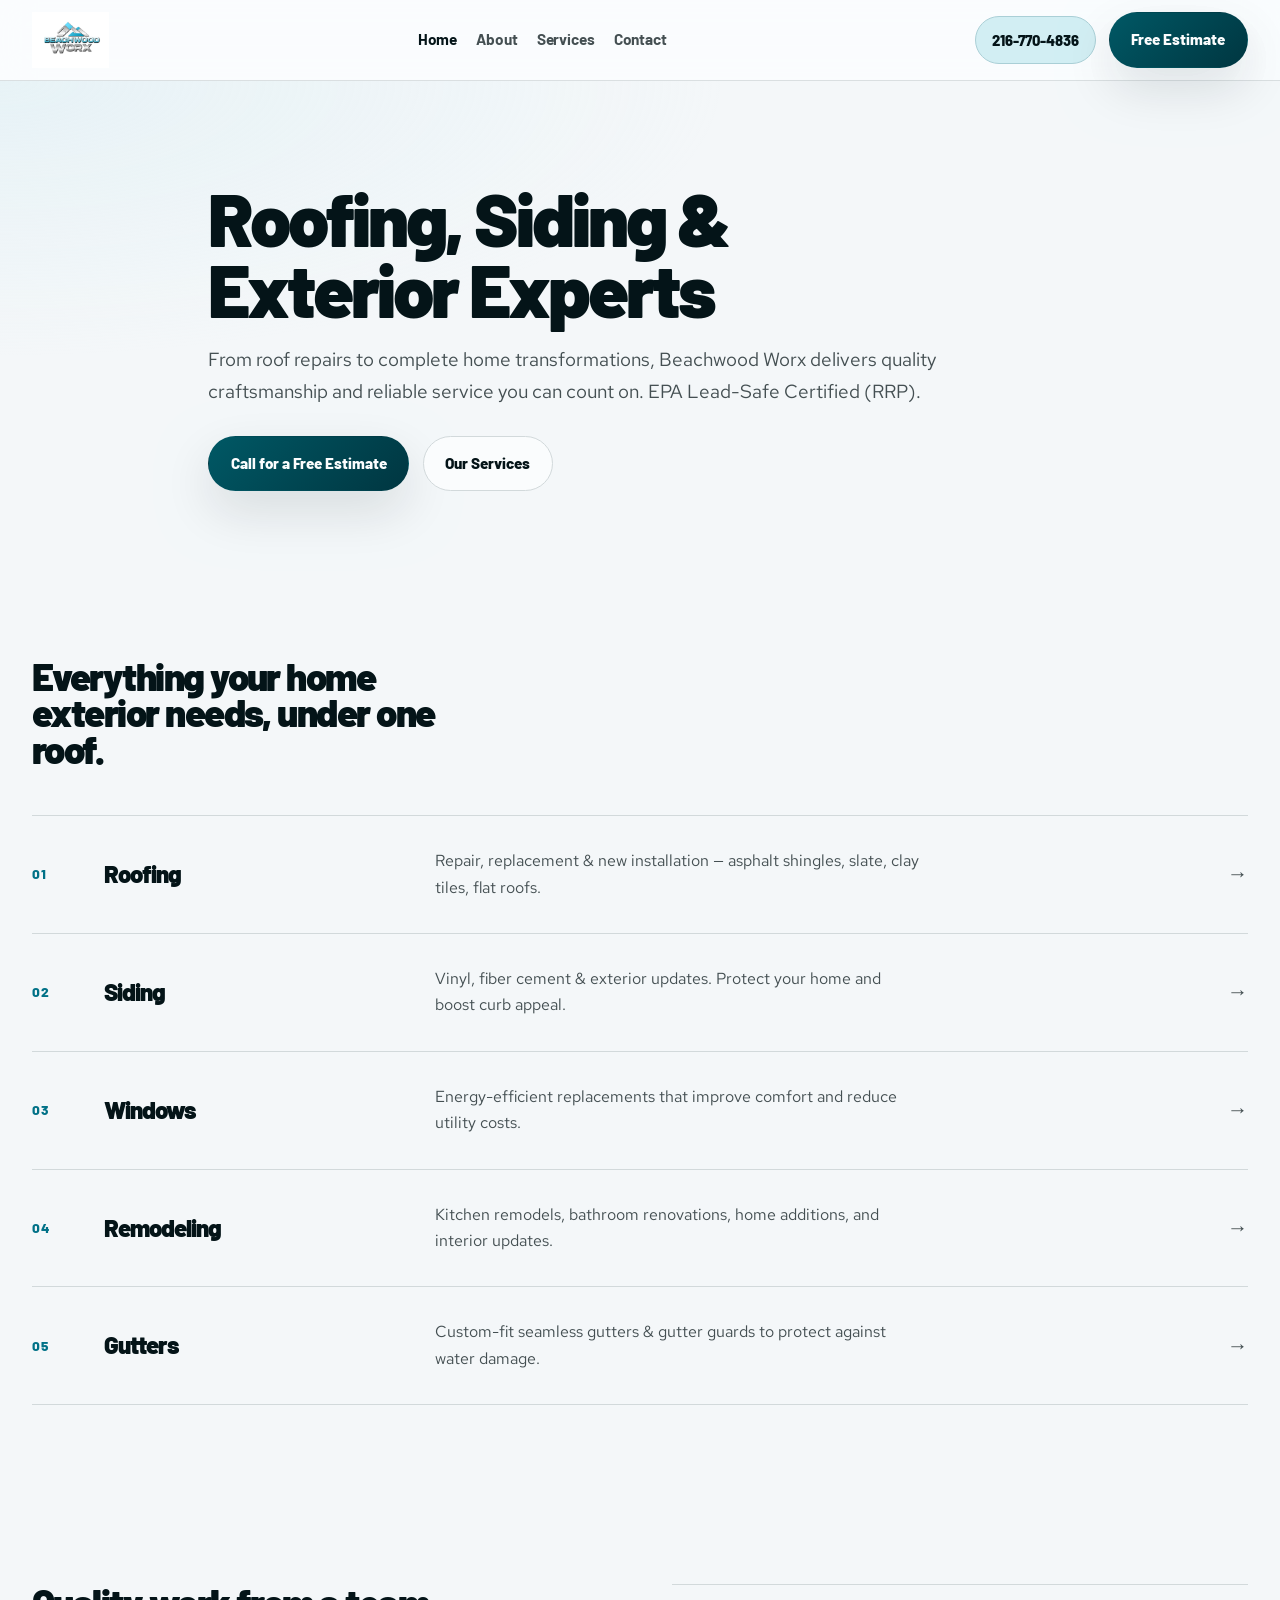
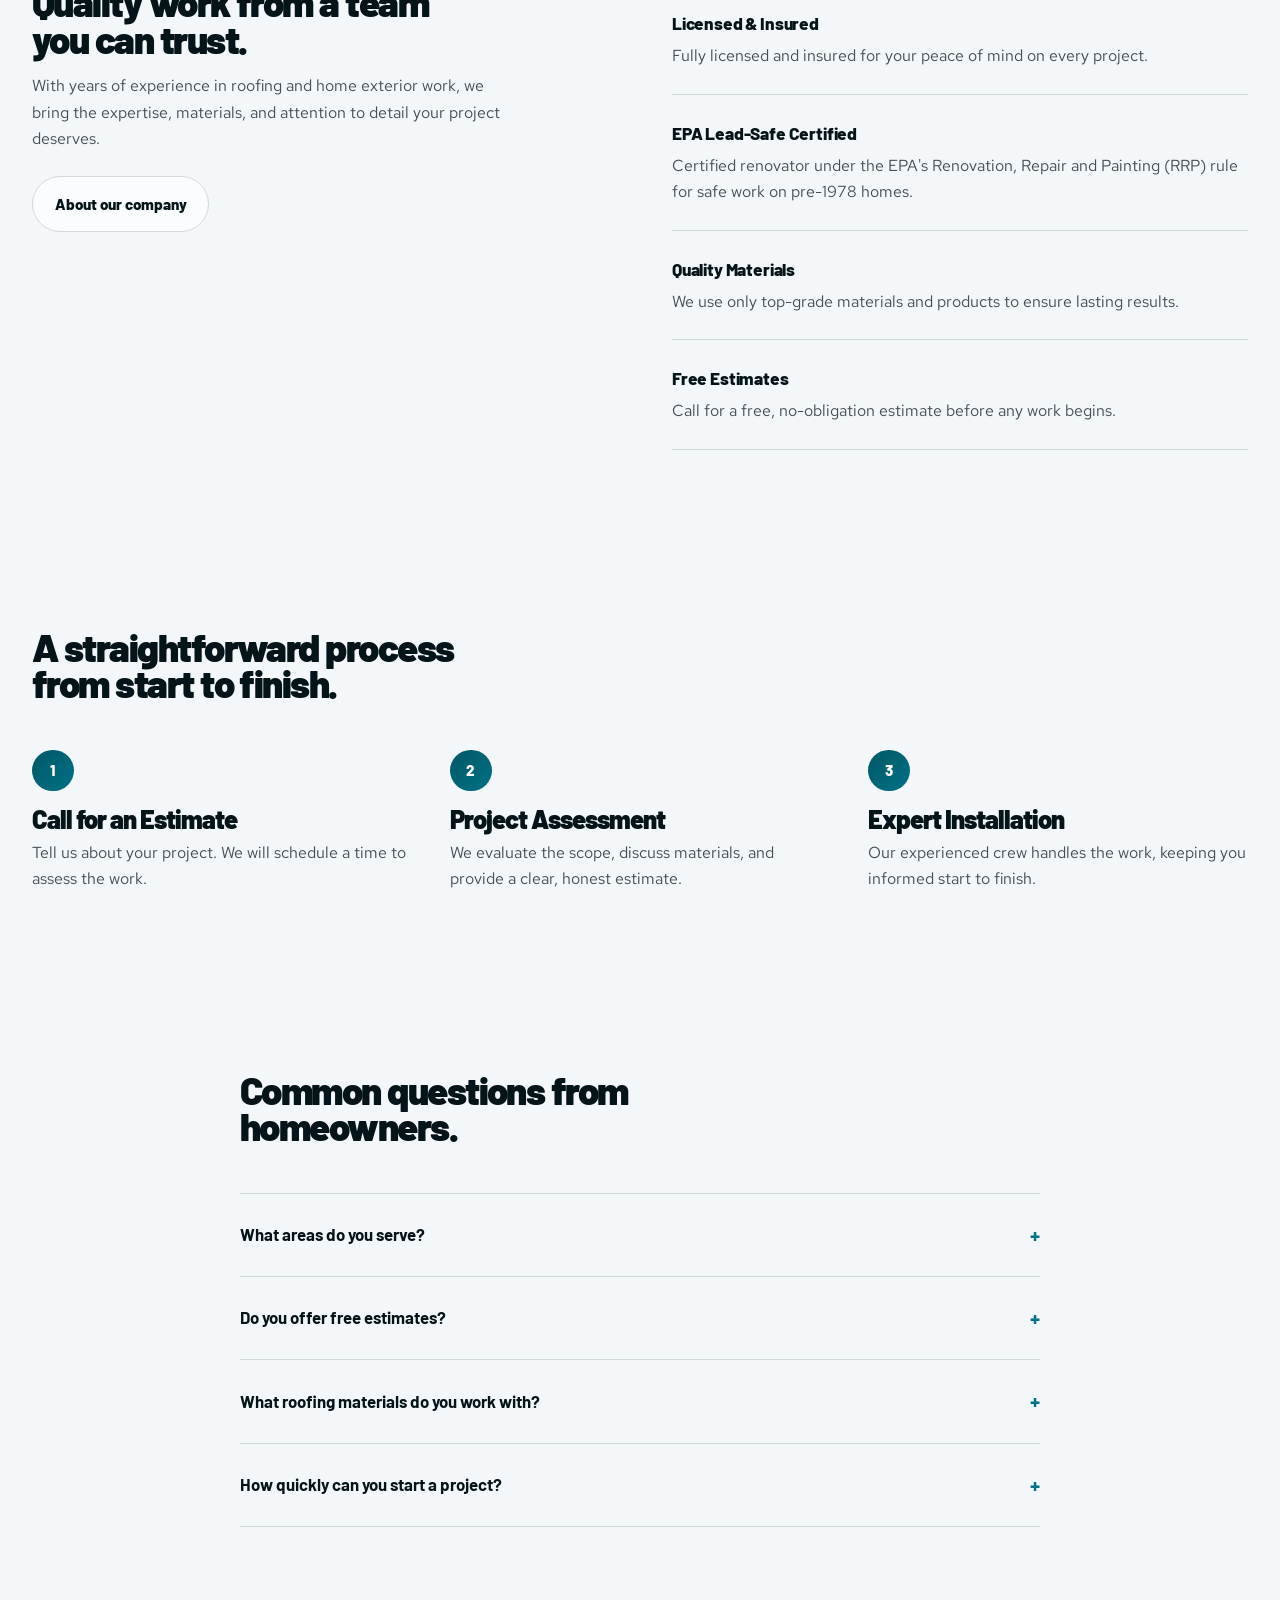
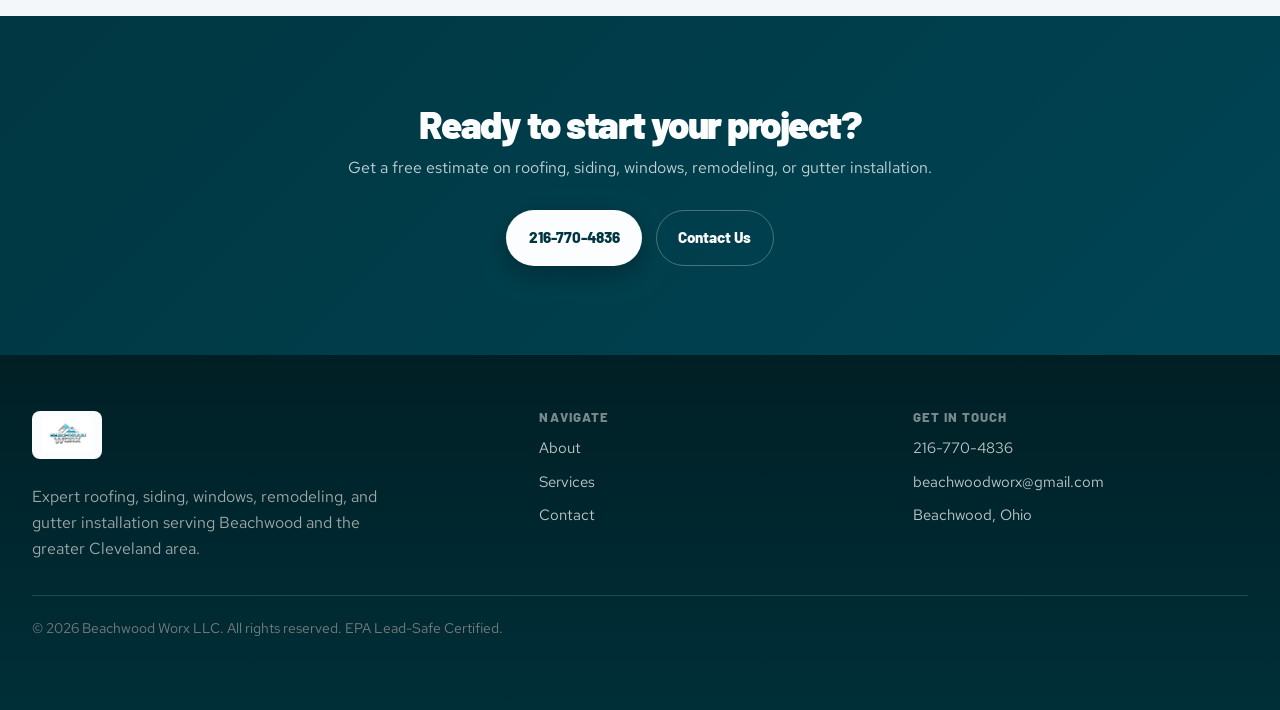
<file: index.html>
<!DOCTYPE html>
<html lang="en">
  <head>
    <meta charset="UTF-8" />
    <meta name="viewport" content="width=device-width, initial-scale=1.0" />
    <title>Beachwood Worx | Roofing, Siding, Windows, Remodeling & Gutters</title>
    <meta
      name="description"
      content="Beachwood Worx provides expert roofing, siding, window replacement, remodeling, and gutter installation for homes in Beachwood and greater Cleveland, Ohio. EPA Lead-Safe Certified."
    />
    <meta property="og:type" content="website" />
    <meta property="og:site_name" content="Beachwood Worx" />
    <meta property="og:title" content="Beachwood Worx | Roofing, Siding, Windows, Remodeling &amp; Gutters" />
    <meta property="og:description" content="Beachwood Worx provides expert roofing, siding, window replacement, remodeling, and gutter installation for homes in Beachwood and greater Cleveland, Ohio. EPA Lead-Safe Certified." />
    <meta property="og:url" content="https://beachwoodroofs.com/" />
    <meta property="og:image" content="https://beachwoodroofs.com/assets/images/logo.jpg" />
    <meta name="twitter:card" content="summary_large_image" />
    <meta name="twitter:title" content="Beachwood Worx | Roofing, Siding, Windows, Remodeling &amp; Gutters" />
    <meta name="twitter:description" content="Beachwood Worx provides expert roofing, siding, window replacement, remodeling, and gutter installation for homes in Beachwood and greater Cleveland, Ohio. EPA Lead-Safe Certified." />
    <meta name="twitter:image" content="https://beachwoodroofs.com/assets/images/logo.jpg" />
    <link rel="icon" href="assets/images/favicon.svg" type="image/svg+xml" />
    <link rel="stylesheet" href="assets/css/site.css" />
    <script src="assets/js/site.js" defer></script>
  </head>
  <body>
    <header class="site-header">
      <div class="site-shell header-bar">
        <a class="brand" href="index.html" aria-label="Beachwood Worx home">
          <img class="brand-logo" src="assets/images/logo.jpg" alt="Beachwood Worx" height="52" />
        </a>
        <button class="menu-toggle" data-menu-toggle aria-expanded="false" aria-controls="site-nav" aria-label="Open menu"><span class="menu-toggle-box" aria-hidden="true"><span></span></span></button>
        <nav class="site-nav" id="site-nav" data-site-nav aria-label="Primary navigation">
          <a href="index.html" aria-current="page">Home</a>
          <a href="about.html">About</a>
          <a href="services.html">Services</a>
          <a href="contact.html">Contact</a>
        </nav>
        <div class="header-actions">
          <a class="call-chip" href="tel:2167704836">216-770-4836</a>
          <a class="button button-primary" href="contact.html">Free Estimate</a>
        </div>
      </div>
    </header>
    <main id="main">

      <!-- Hero -->
      <section class="hero">
        <div class="site-shell hero-layout">
          <h1>Roofing, Siding &amp; Exterior Experts</h1>
          <p class="lead">
            From roof repairs to complete home transformations, Beachwood Worx delivers quality craftsmanship and reliable service you can count on. EPA Lead-Safe Certified (RRP).
          </p>
          <div class="hero-actions">
            <a class="button button-primary" href="tel:2167704836">Call for a Free Estimate</a>
            <a class="button button-secondary" href="services.html">Our Services</a>
          </div>
        </div>
      </section>

      <!-- Services -->
      <section class="section">
        <div class="site-shell">
          <div class="section-intro">
            <h2>Everything your home exterior needs, under one roof.</h2>
          </div>
          <div class="service-list">
            <a href="roofing.html" class="service-row">
              <span class="service-num">01</span>
              <h3>Roofing</h3>
              <p>Repair, replacement &amp; new installation — asphalt shingles, slate, clay tiles, flat roofs.</p>
              <span class="service-arrow" aria-hidden="true">&rarr;</span>
            </a>
            <a href="siding.html" class="service-row">
              <span class="service-num">02</span>
              <h3>Siding</h3>
              <p>Vinyl, fiber cement &amp; exterior updates. Protect your home and boost curb appeal.</p>
              <span class="service-arrow" aria-hidden="true">&rarr;</span>
            </a>
            <a href="windows.html" class="service-row">
              <span class="service-num">03</span>
              <h3>Windows</h3>
              <p>Energy-efficient replacements that improve comfort and reduce utility costs.</p>
              <span class="service-arrow" aria-hidden="true">&rarr;</span>
            </a>
            <a href="remodeling.html" class="service-row">
              <span class="service-num">04</span>
              <h3>Remodeling</h3>
              <p>Kitchen remodels, bathroom renovations, home additions, and interior updates.</p>
              <span class="service-arrow" aria-hidden="true">&rarr;</span>
            </a>
            <a href="gutters.html" class="service-row">
              <span class="service-num">05</span>
              <h3>Gutters</h3>
              <p>Custom-fit seamless gutters &amp; gutter guards to protect against water damage.</p>
              <span class="service-arrow" aria-hidden="true">&rarr;</span>
            </a>
          </div>
        </div>
      </section>

      <!-- Why Us -->
      <section class="section">
        <div class="site-shell split-layout">
          <div class="split-copy">
            <h2>Quality work from a team you can trust.</h2>
            <p>
              With years of experience in roofing and home exterior work, we bring the expertise, materials, and attention to detail your project deserves.
            </p>
            <a class="button button-secondary" href="about.html">About our company</a>
          </div>
          <dl class="value-list">
            <div class="value-item">
              <dt>Licensed &amp; Insured</dt>
              <dd>Fully licensed and insured for your peace of mind on every project.</dd>
            </div>
            <div class="value-item">
              <dt>EPA Lead-Safe Certified</dt>
              <dd>Certified renovator under the EPA's Renovation, Repair and Painting (RRP) rule for safe work on pre-1978 homes.</dd>
            </div>
            <div class="value-item">
              <dt>Quality Materials</dt>
              <dd>We use only top-grade materials and products to ensure lasting results.</dd>
            </div>
            <div class="value-item">
              <dt>Free Estimates</dt>
              <dd>Call for a free, no-obligation estimate before any work begins.</dd>
            </div>
          </dl>
        </div>
      </section>

      <!-- Process -->
      <section class="section">
        <div class="site-shell">
          <div class="section-intro">
            <h2>A straightforward process from start to finish.</h2>
          </div>
          <div class="steps-row">
            <div class="step">
              <span class="step-num">1</span>
              <h3>Call for an Estimate</h3>
              <p>Tell us about your project. We will schedule a time to assess the work.</p>
            </div>
            <div class="step">
              <span class="step-num">2</span>
              <h3>Project Assessment</h3>
              <p>We evaluate the scope, discuss materials, and provide a clear, honest estimate.</p>
            </div>
            <div class="step">
              <span class="step-num">3</span>
              <h3>Expert Installation</h3>
              <p>Our experienced crew handles the work, keeping you informed start to finish.</p>
            </div>
          </div>
        </div>
      </section>

      <!-- FAQ -->
      <section class="section">
        <div class="site-shell faq-layout">
          <div class="section-intro">
            <h2>Common questions from homeowners.</h2>
          </div>
          <div class="faq-list">
            <details class="faq-item">
              <summary>What areas do you serve?</summary>
              <p>We serve Beachwood and the greater Cleveland, Ohio area. Contact us to confirm whether your location is within our service range.</p>
            </details>
            <details class="faq-item">
              <summary>Do you offer free estimates?</summary>
              <p>Yes. Call us at 216-770-4836 for a free, no-obligation estimate on any roofing, siding, window, remodeling, or gutter project.</p>
            </details>
            <details class="faq-item">
              <summary>What roofing materials do you work with?</summary>
              <p>We work with asphalt shingles, clay tiles, slate, and flat roofing systems. We can help you choose the best option for your home and budget.</p>
            </details>
            <details class="faq-item">
              <summary>How quickly can you start a project?</summary>
              <p>Timing depends on the scope and season, but we pride ourselves on prompt service. Call us to discuss your timeline.</p>
            </details>
          </div>
        </div>
      </section>

      <!-- CTA -->
      <section class="section cta-section">
        <div class="site-shell cta-layout">
          <h2>Ready to start your project?</h2>
          <p>Get a free estimate on roofing, siding, windows, remodeling, or gutter installation.</p>
          <div class="hero-actions">
            <a class="button button-primary" href="tel:2167704836">216-770-4836</a>
            <a class="button button-secondary" href="contact.html">Contact Us</a>
          </div>
        </div>
      </section>

    </main>
    <footer class="site-footer">
      <div class="site-shell footer-layout">
        <div class="footer-main">
          <a class="brand" href="index.html">
            <img class="brand-logo" src="assets/images/logo.jpg" alt="Beachwood Worx" height="48" />
          </a>
          <p>Expert roofing, siding, windows, remodeling, and gutter installation serving Beachwood and the greater Cleveland area.</p>
        </div>
        <nav class="footer-nav" aria-label="Footer navigation">
          <h3>Navigate</h3>
          <a href="about.html">About</a>
          <a href="services.html">Services</a>
          <a href="contact.html">Contact</a>
        </nav>
        <div class="footer-contact">
          <h3>Get In Touch</h3>
          <a href="tel:2167704836">216-770-4836</a>
          <a href="mailto:beachwoodworx@gmail.com">beachwoodworx@gmail.com</a>
          <span>Beachwood, Ohio</span>
        </div>
      </div>
      <div class="site-shell">
        <p class="footer-meta">&copy; <span data-year></span> Beachwood Worx LLC. All rights reserved. EPA Lead-Safe Certified.</p>
      </div>
    </footer>
  </body>
</html>
</file>
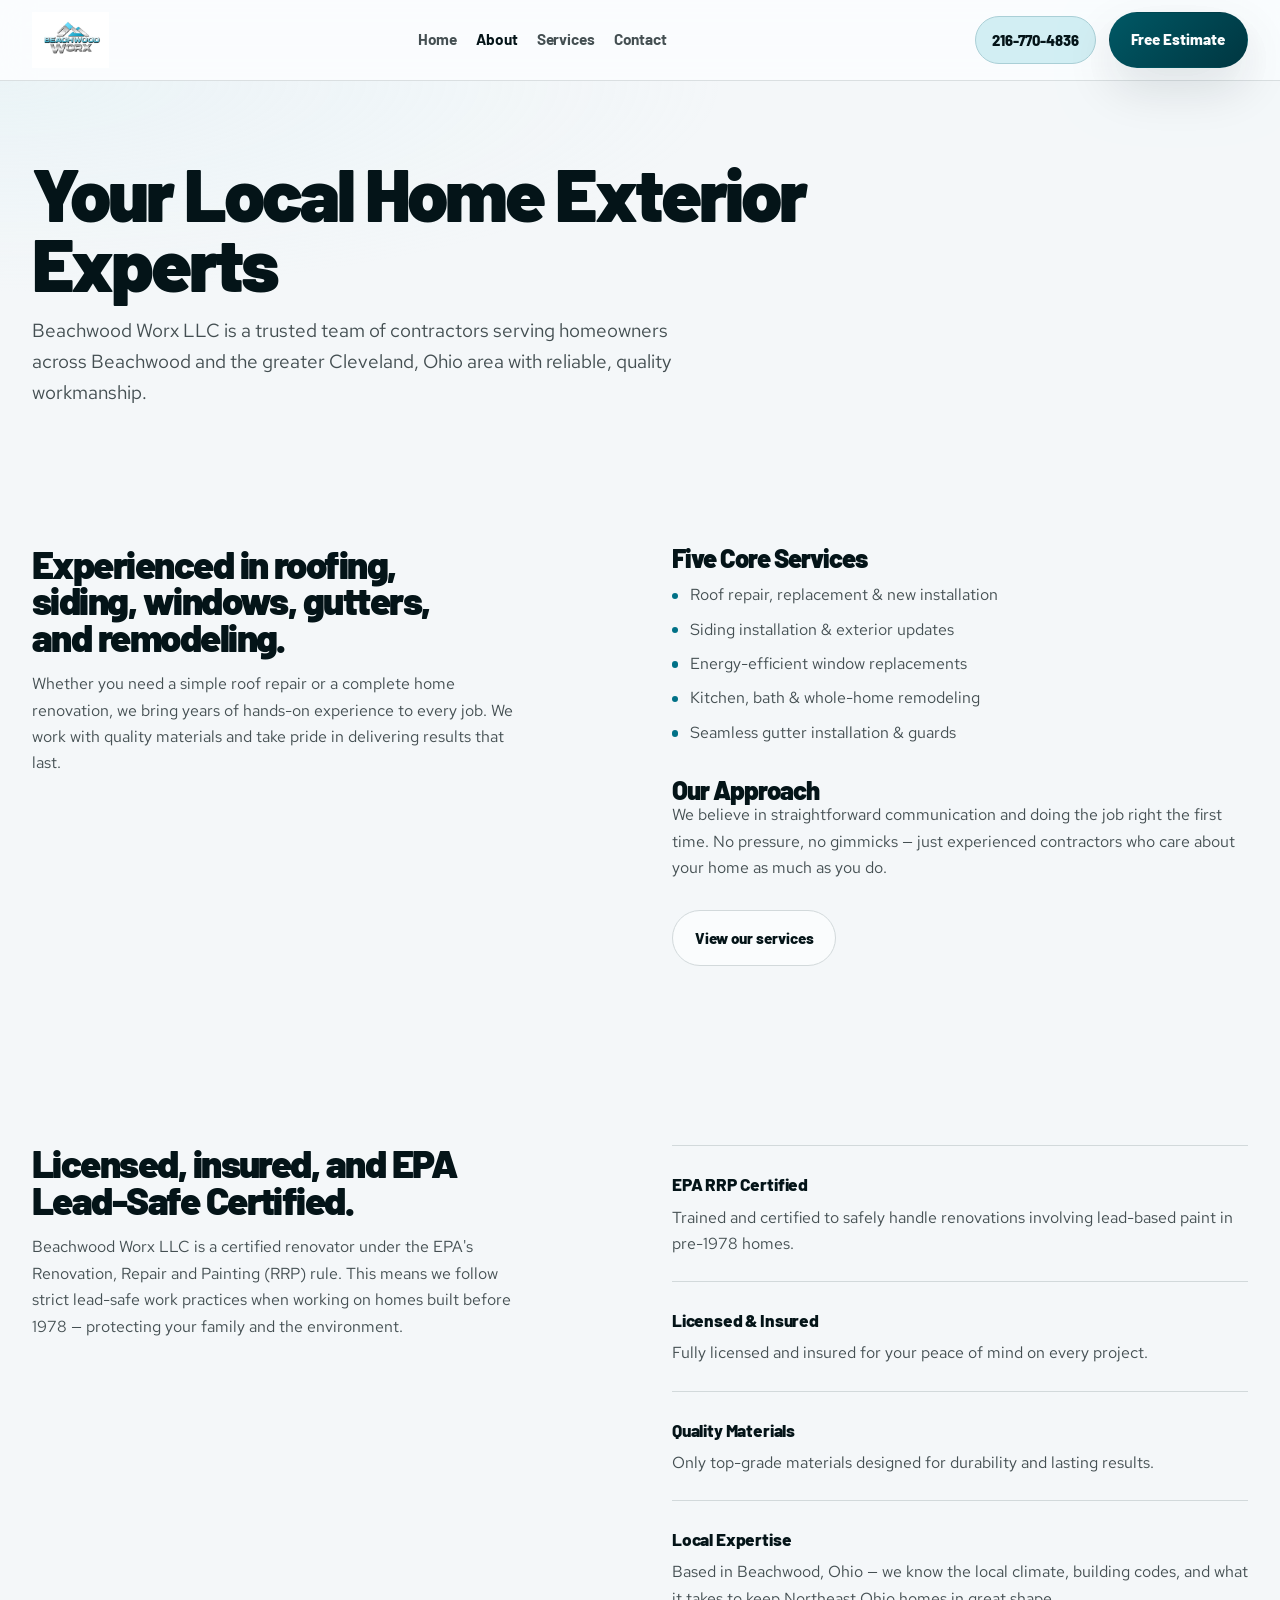
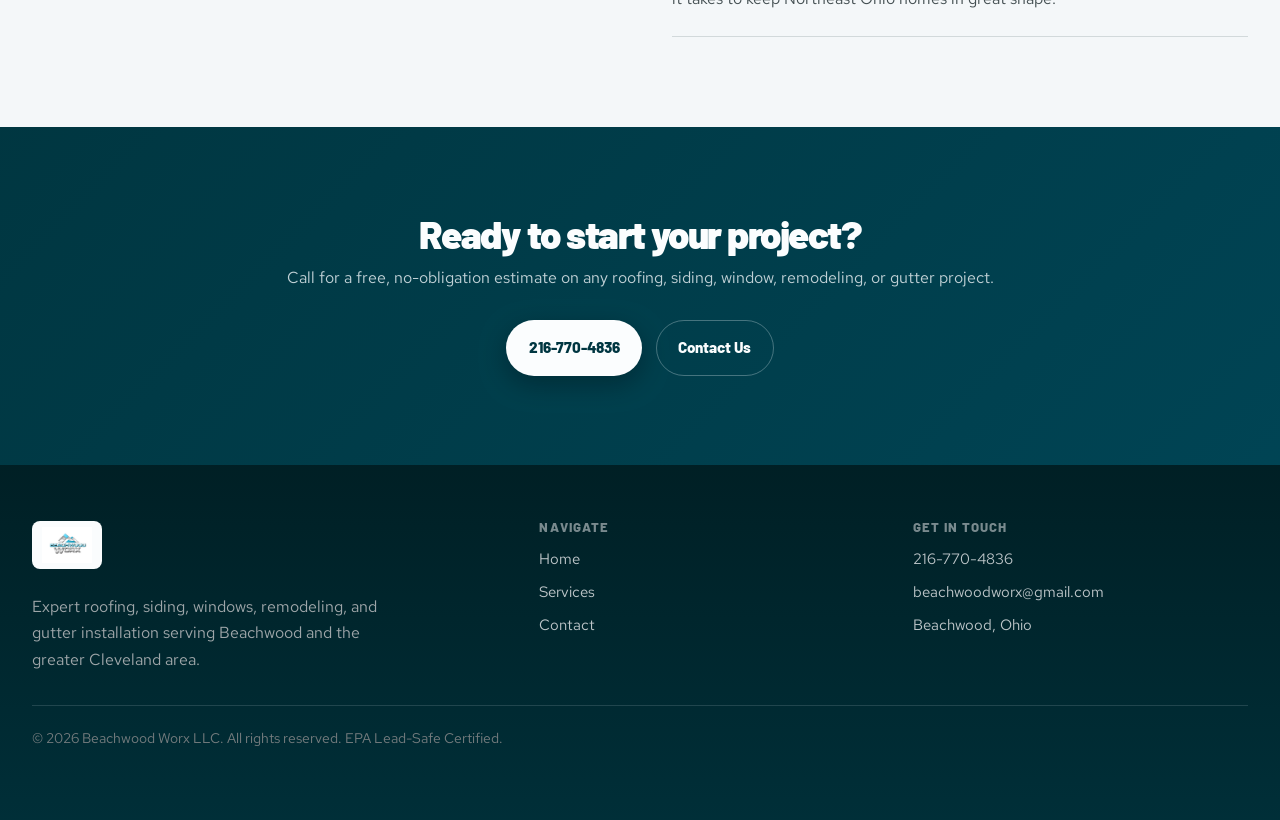
<file: about.html>
<!DOCTYPE html>
<html lang="en">
  <head>
    <meta charset="UTF-8" />
    <meta name="viewport" content="width=device-width, initial-scale=1.0" />
    <title>About | Beachwood Worx</title>
    <meta name="description" content="Learn about Beachwood Worx — an EPA Lead-Safe Certified team providing roofing, siding, windows, remodeling, and gutter installation in the greater Cleveland area." />
    <meta property="og:type" content="website" />
    <meta property="og:site_name" content="Beachwood Worx" />
    <meta property="og:title" content="About | Beachwood Worx" />
    <meta property="og:description" content="Learn about Beachwood Worx — an EPA Lead-Safe Certified team providing roofing, siding, windows, remodeling, and gutter installation in the greater Cleveland area." />
    <meta property="og:url" content="https://beachwoodroofs.com/about.html" />
    <meta property="og:image" content="https://beachwoodroofs.com/assets/images/logo.jpg" />
    <meta name="twitter:card" content="summary_large_image" />
    <meta name="twitter:title" content="About | Beachwood Worx" />
    <meta name="twitter:description" content="Learn about Beachwood Worx — an EPA Lead-Safe Certified team providing roofing, siding, windows, remodeling, and gutter installation in the greater Cleveland area." />
    <meta name="twitter:image" content="https://beachwoodroofs.com/assets/images/logo.jpg" />
    <link rel="icon" href="assets/images/favicon.svg" type="image/svg+xml" />
    <link rel="stylesheet" href="assets/css/site.css" />
    <script src="assets/js/site.js" defer></script>
  </head>
  <body>
    <header class="site-header">
      <div class="site-shell header-bar">
        <a class="brand" href="index.html" aria-label="Beachwood Worx home">
          <img class="brand-logo" src="assets/images/logo.jpg" alt="Beachwood Worx" height="52" />
        </a>
        <button class="menu-toggle" data-menu-toggle aria-expanded="false" aria-controls="site-nav" aria-label="Open menu"><span class="menu-toggle-box" aria-hidden="true"><span></span></span></button>
        <nav class="site-nav" id="site-nav" data-site-nav aria-label="Primary navigation">
          <a href="index.html">Home</a>
          <a href="about.html" aria-current="page">About</a>
          <a href="services.html">Services</a>
          <a href="contact.html">Contact</a>
        </nav>
        <div class="header-actions">
          <a class="call-chip" href="tel:2167704836">216-770-4836</a>
          <a class="button button-primary" href="contact.html">Free Estimate</a>
        </div>
      </div>
    </header>
    <main id="main">
      <section class="page-hero">
        <div class="site-shell">
          <h1>Your Local Home Exterior Experts</h1>
          <p class="lead">
            Beachwood Worx LLC is a trusted team of contractors serving homeowners across Beachwood and the greater Cleveland, Ohio area with reliable, quality workmanship.
          </p>
        </div>
      </section>

      <section class="section">
        <div class="site-shell split-layout">
          <div class="split-copy">
            <h2>Experienced in roofing, siding, windows, gutters, and remodeling.</h2>
            <p>
              Whether you need a simple roof repair or a complete home renovation, we bring years of hands-on experience to every job. We work with quality materials and take pride in delivering results that last.
            </p>
          </div>
          <div class="about-content">
            <div>
              <h3>Five Core Services</h3>
              <ul class="detail-content">
                <li>Roof repair, replacement &amp; new installation</li>
                <li>Siding installation &amp; exterior updates</li>
                <li>Energy-efficient window replacements</li>
                <li>Kitchen, bath &amp; whole-home remodeling</li>
                <li>Seamless gutter installation &amp; guards</li>
              </ul>
            </div>
            <div>
              <h3>Our Approach</h3>
              <p>
                We believe in straightforward communication and doing the job right the first time. No pressure, no gimmicks — just experienced contractors who care about your home as much as you do.
              </p>
              <div class="hero-actions">
                <a class="button button-secondary" href="services.html">View our services</a>
              </div>
            </div>
          </div>
        </div>
      </section>

      <section class="section">
        <div class="site-shell split-layout">
          <div class="split-copy">
            <h2>Licensed, insured, and EPA Lead-Safe Certified.</h2>
            <p>
              Beachwood Worx LLC is a certified renovator under the EPA's Renovation, Repair and Painting (RRP) rule. This means we follow strict lead-safe work practices when working on homes built before 1978 — protecting your family and the environment.
            </p>
          </div>
          <dl class="value-list">
            <div class="value-item">
              <dt>EPA RRP Certified</dt>
              <dd>Trained and certified to safely handle renovations involving lead-based paint in pre-1978 homes.</dd>
            </div>
            <div class="value-item">
              <dt>Licensed &amp; Insured</dt>
              <dd>Fully licensed and insured for your peace of mind on every project.</dd>
            </div>
            <div class="value-item">
              <dt>Quality Materials</dt>
              <dd>Only top-grade materials designed for durability and lasting results.</dd>
            </div>
            <div class="value-item">
              <dt>Local Expertise</dt>
              <dd>Based in Beachwood, Ohio — we know the local climate, building codes, and what it takes to keep Northeast Ohio homes in great shape.</dd>
            </div>
          </dl>
        </div>
      </section>

      <section class="section cta-section">
        <div class="site-shell cta-layout">
          <h2>Ready to start your project?</h2>
          <p>Call for a free, no-obligation estimate on any roofing, siding, window, remodeling, or gutter project.</p>
          <div class="hero-actions">
            <a class="button button-primary" href="tel:2167704836">216-770-4836</a>
            <a class="button button-secondary" href="contact.html">Contact Us</a>
          </div>
        </div>
      </section>
    </main>
    <footer class="site-footer">
      <div class="site-shell footer-layout">
        <div class="footer-main">
          <a class="brand" href="index.html">
            <img class="brand-logo" src="assets/images/logo.jpg" alt="Beachwood Worx" height="48" />
          </a>
          <p>Expert roofing, siding, windows, remodeling, and gutter installation serving Beachwood and the greater Cleveland area.</p>
        </div>
        <nav class="footer-nav" aria-label="Footer navigation">
          <h3>Navigate</h3>
          <a href="index.html">Home</a>
          <a href="services.html">Services</a>
          <a href="contact.html">Contact</a>
        </nav>
        <div class="footer-contact">
          <h3>Get In Touch</h3>
          <a href="tel:2167704836">216-770-4836</a>
          <a href="mailto:beachwoodworx@gmail.com">beachwoodworx@gmail.com</a>
          <span>Beachwood, Ohio</span>
        </div>
      </div>
      <div class="site-shell">
        <p class="footer-meta">&copy; <span data-year></span> Beachwood Worx LLC. All rights reserved. EPA Lead-Safe Certified.</p>
      </div>
    </footer>
  </body>
</html>
</file>
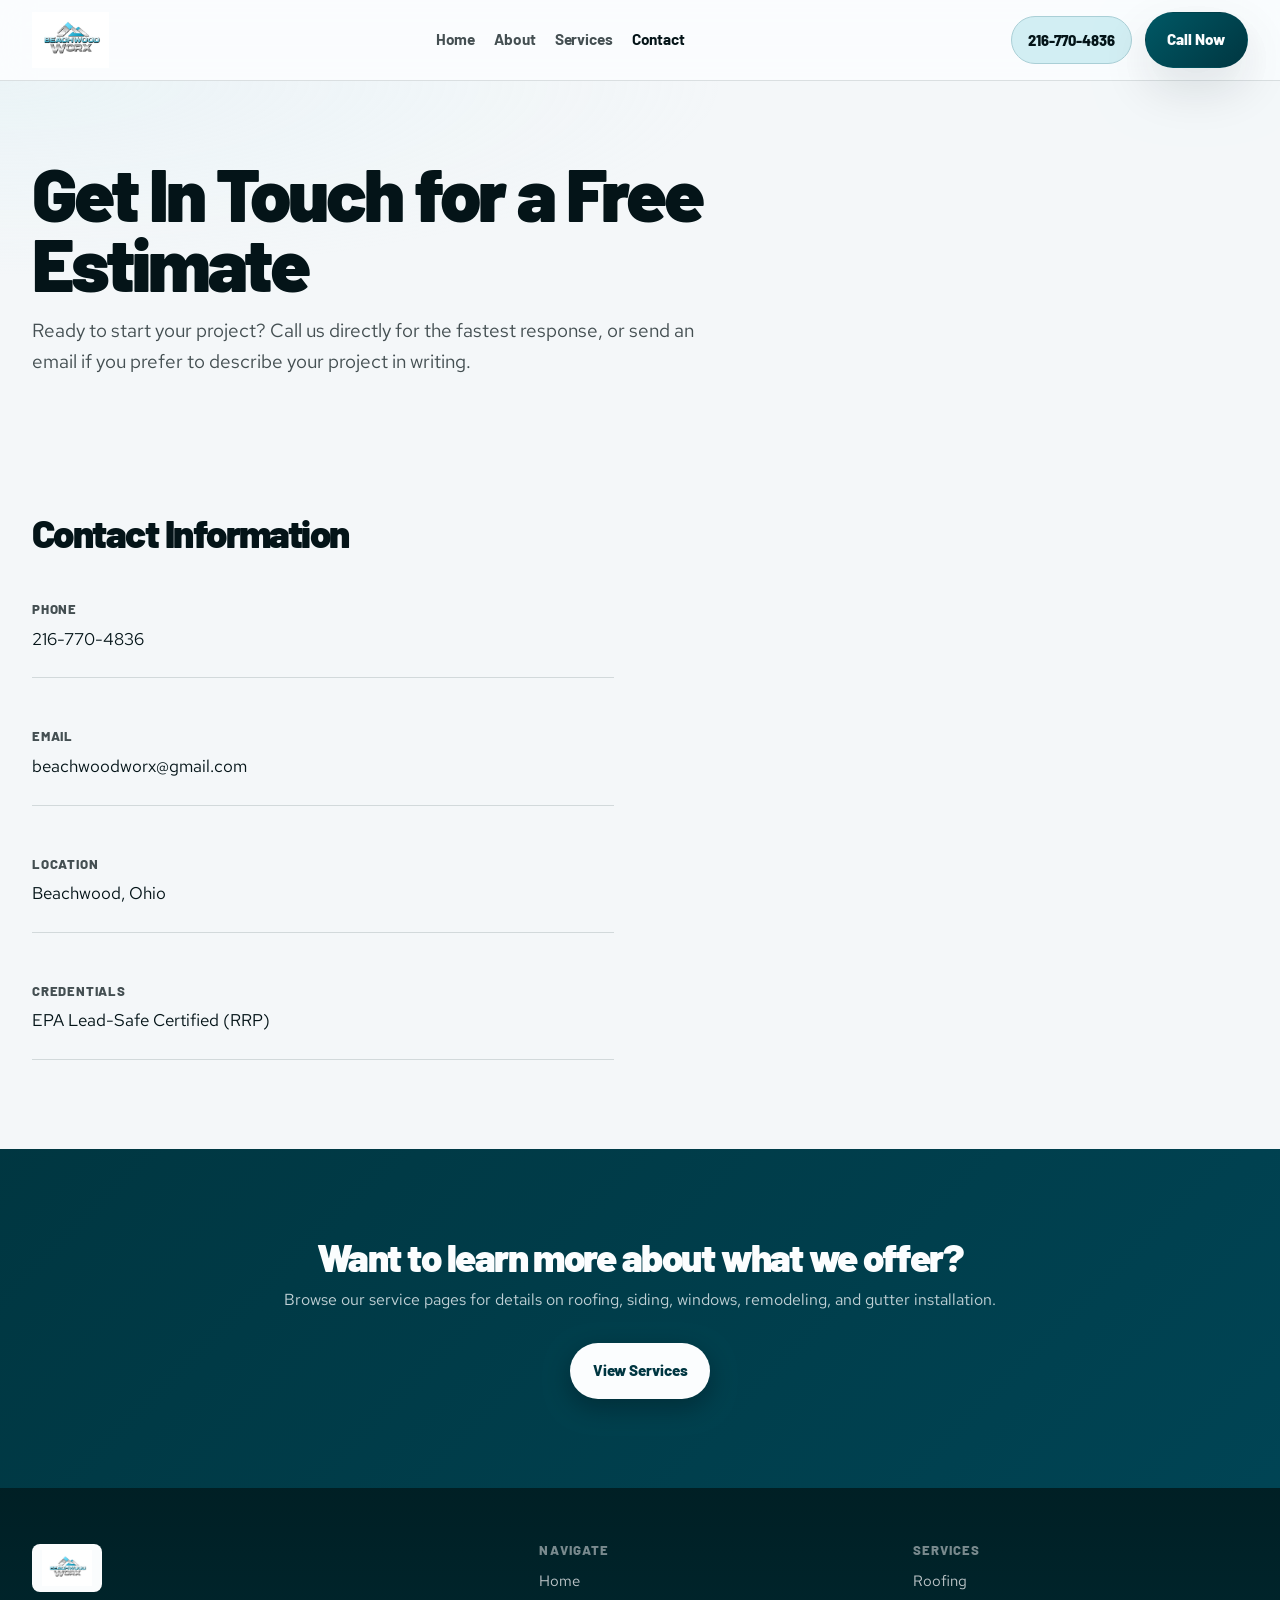
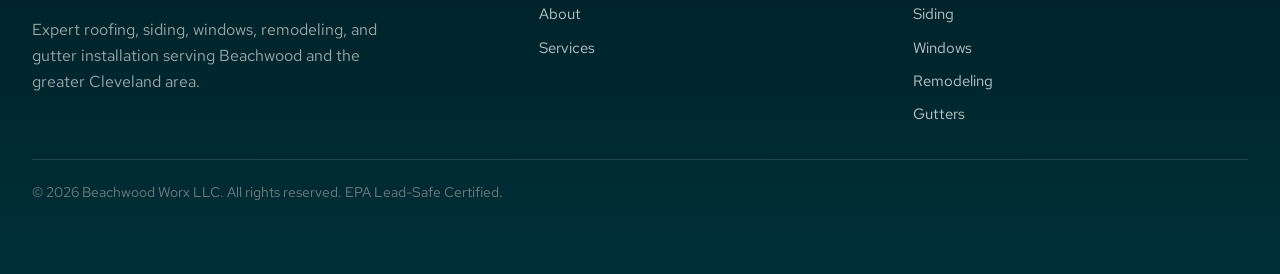
<file: contact.html>
<!DOCTYPE html>
<html lang="en">
  <head>
    <meta charset="UTF-8" />
    <meta name="viewport" content="width=device-width, initial-scale=1.0" />
    <title>Contact | Beachwood Worx</title>
    <meta name="description" content="Contact Beachwood Worx for a free estimate on roofing, siding, windows, remodeling, or gutter installation. Call 216-770-4836." />
    <meta property="og:type" content="website" />
    <meta property="og:site_name" content="Beachwood Worx" />
    <meta property="og:title" content="Contact | Beachwood Worx" />
    <meta property="og:description" content="Contact Beachwood Worx for a free estimate on roofing, siding, windows, remodeling, or gutter installation. Call 216-770-4836." />
    <meta property="og:url" content="https://beachwoodroofs.com/contact.html" />
    <meta property="og:image" content="https://beachwoodroofs.com/assets/images/logo.jpg" />
    <meta name="twitter:card" content="summary_large_image" />
    <meta name="twitter:title" content="Contact | Beachwood Worx" />
    <meta name="twitter:description" content="Contact Beachwood Worx for a free estimate on roofing, siding, windows, remodeling, or gutter installation. Call 216-770-4836." />
    <meta name="twitter:image" content="https://beachwoodroofs.com/assets/images/logo.jpg" />
    <link rel="icon" href="assets/images/favicon.svg" type="image/svg+xml" />
    <link rel="stylesheet" href="assets/css/site.css" />
    <script src="assets/js/site.js" defer></script>
  </head>
  <body>
    <header class="site-header">
      <div class="site-shell header-bar">
        <a class="brand" href="index.html" aria-label="Beachwood Worx home">
          <img class="brand-logo" src="assets/images/logo.jpg" alt="Beachwood Worx" height="52" />
        </a>
        <button class="menu-toggle" data-menu-toggle aria-expanded="false" aria-controls="site-nav" aria-label="Open menu"><span class="menu-toggle-box" aria-hidden="true"><span></span></span></button>
        <nav class="site-nav" id="site-nav" data-site-nav aria-label="Primary navigation">
          <a href="index.html">Home</a>
          <a href="about.html">About</a>
          <a href="services.html">Services</a>
          <a href="contact.html" aria-current="page">Contact</a>
        </nav>
        <div class="header-actions">
          <a class="call-chip" href="tel:2167704836">216-770-4836</a>
          <a class="button button-primary" href="tel:2167704836">Call Now</a>
        </div>
      </div>
    </header>
    <main id="main">
      <section class="page-hero">
        <div class="site-shell">
          <h1>Get In Touch for a Free Estimate</h1>
          <p class="lead">
            Ready to start your project? Call us directly for the fastest response, or send an email if you prefer to describe your project in writing.
          </p>
        </div>
      </section>

      <section class="section">
        <div class="site-shell contact-layout">
          <div class="contact-info">
            <h2>Contact Information</h2>
            <div class="contact-detail">
              <strong>Phone</strong>
              <a href="tel:2167704836">216-770-4836</a>
            </div>
            <div class="contact-detail">
              <strong>Email</strong>
              <a href="mailto:beachwoodworx@gmail.com">beachwoodworx@gmail.com</a>
            </div>
            <div class="contact-detail">
              <strong>Location</strong>
              <span>Beachwood, Ohio</span>
            </div>
            <div class="contact-detail">
              <strong>Credentials</strong>
              <span>EPA Lead-Safe Certified (RRP)</span>
            </div>
          </div>
        </div>
      </section>

      <section class="section cta-section">
        <div class="site-shell cta-layout">
          <h2>Want to learn more about what we offer?</h2>
          <p>Browse our service pages for details on roofing, siding, windows, remodeling, and gutter installation.</p>
          <div class="hero-actions">
            <a class="button button-primary" href="services.html">View Services</a>
          </div>
        </div>
      </section>
    </main>
    <footer class="site-footer">
      <div class="site-shell footer-layout">
        <div class="footer-main">
          <a class="brand" href="index.html">
            <img class="brand-logo" src="assets/images/logo.jpg" alt="Beachwood Worx" height="48" />
          </a>
          <p>Expert roofing, siding, windows, remodeling, and gutter installation serving Beachwood and the greater Cleveland area.</p>
        </div>
        <nav class="footer-nav" aria-label="Footer navigation">
          <h3>Navigate</h3>
          <a href="index.html">Home</a>
          <a href="about.html">About</a>
          <a href="services.html">Services</a>
        </nav>
        <div class="footer-contact">
          <h3>Services</h3>
          <a href="roofing.html">Roofing</a>
          <a href="siding.html">Siding</a>
          <a href="windows.html">Windows</a>
          <a href="remodeling.html">Remodeling</a>
          <a href="gutters.html">Gutters</a>
        </div>
      </div>
      <div class="site-shell">
        <p class="footer-meta">&copy; <span data-year></span> Beachwood Worx LLC. All rights reserved. EPA Lead-Safe Certified.</p>
      </div>
    </footer>
  </body>
</html>
</file>
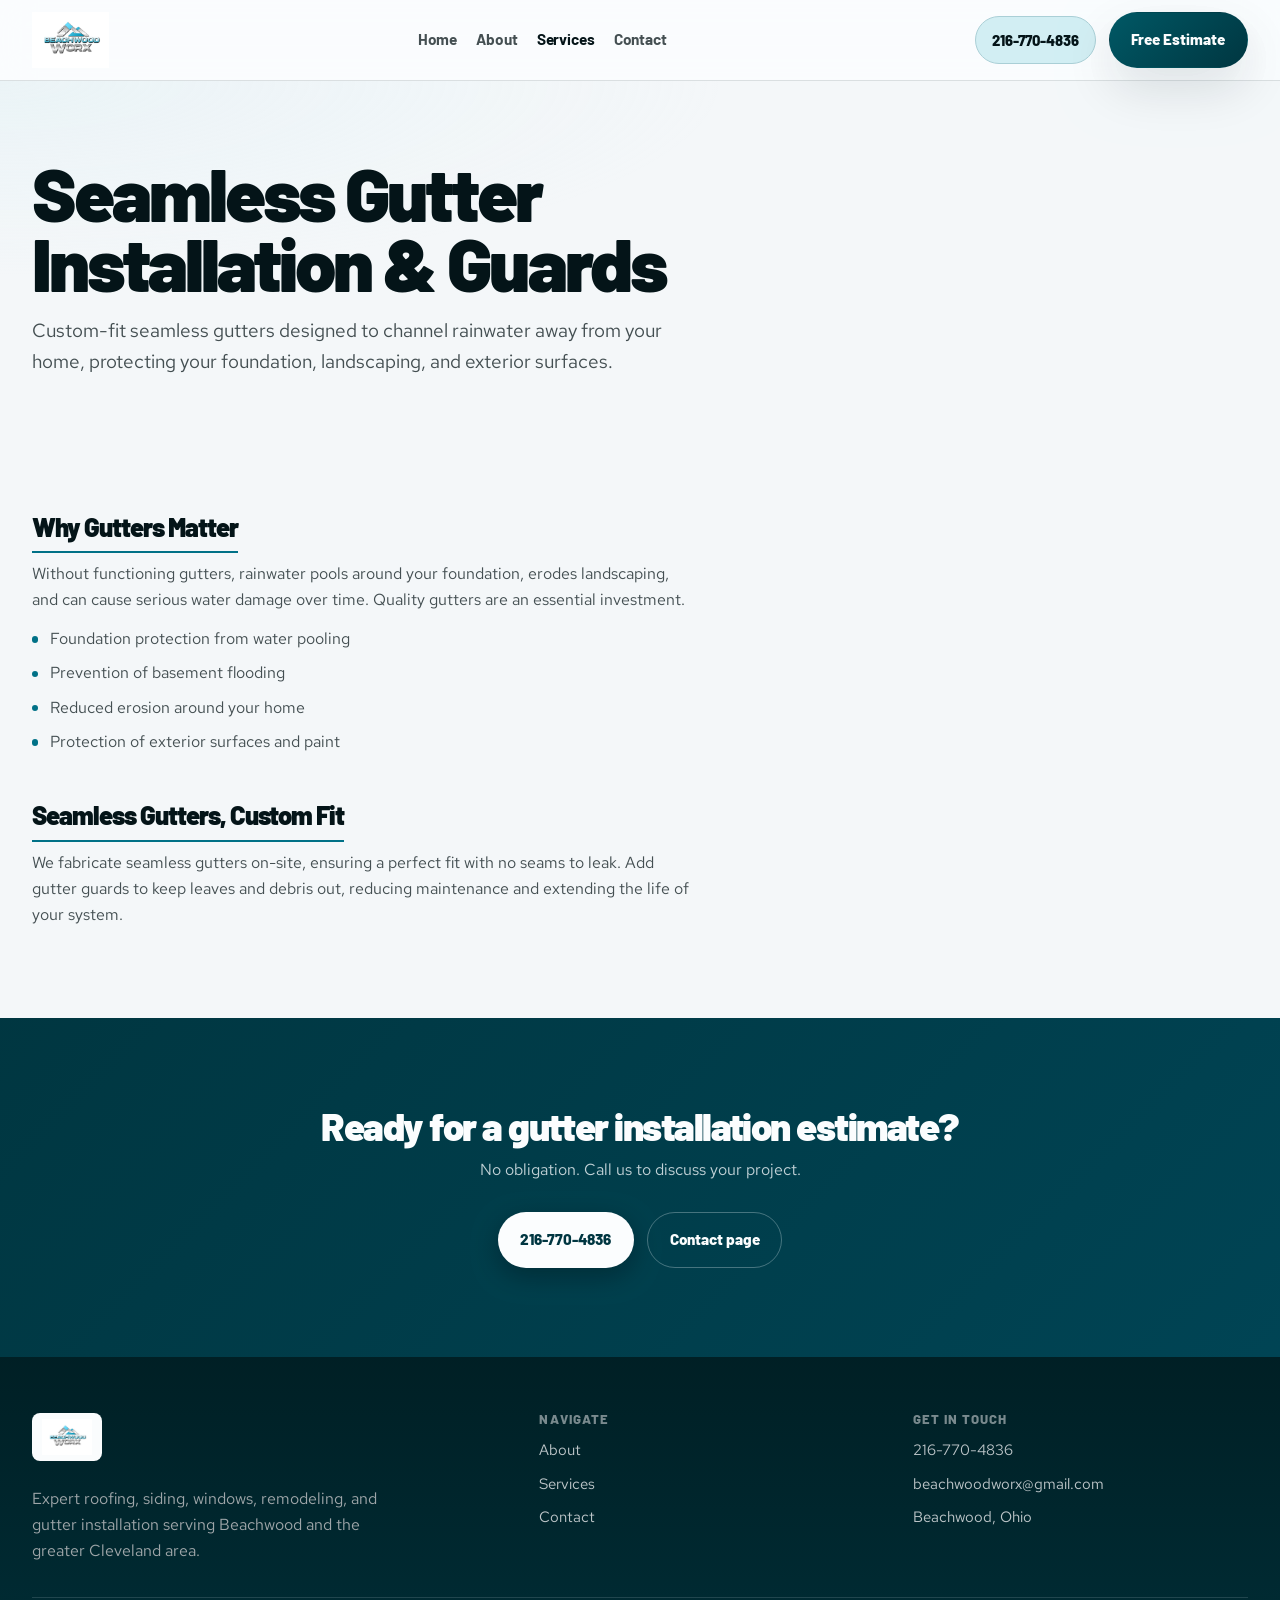
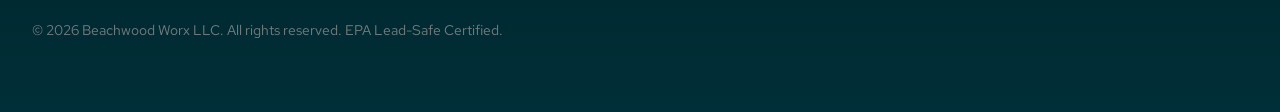
<file: gutters.html>
<!DOCTYPE html>
<html lang="en">
  <head>
    <meta charset="UTF-8" />
    <meta name="viewport" content="width=device-width, initial-scale=1.0" />
    <title>Gutter Installation | Beachwood Worx</title>
    <meta name="description" content="Seamless gutter installation, gutter guards, and replacement in Beachwood and greater Cleveland. Protect your home from water damage." />
    <meta property="og:type" content="website" />
    <meta property="og:site_name" content="Beachwood Worx" />
    <meta property="og:title" content="Gutter Installation | Beachwood Worx" />
    <meta property="og:description" content="Seamless gutter installation, gutter guards, and replacement in Beachwood and greater Cleveland. Protect your home from water damage." />
    <meta property="og:url" content="https://beachwoodroofs.com/gutters.html" />
    <meta property="og:image" content="https://beachwoodroofs.com/assets/images/logo.jpg" />
    <meta name="twitter:card" content="summary_large_image" />
    <meta name="twitter:title" content="Gutter Installation | Beachwood Worx" />
    <meta name="twitter:description" content="Seamless gutter installation, gutter guards, and replacement in Beachwood and greater Cleveland. Protect your home from water damage." />
    <meta name="twitter:image" content="https://beachwoodroofs.com/assets/images/logo.jpg" />
    <link rel="icon" href="assets/images/favicon.svg" type="image/svg+xml" />
    <link rel="stylesheet" href="assets/css/site.css" />
    <script src="assets/js/site.js" defer></script>
  </head>
  <body>
    <header class="site-header">
      <div class="site-shell header-bar">
        <a class="brand" href="index.html" aria-label="Beachwood Worx home">
          <img class="brand-logo" src="assets/images/logo.jpg" alt="Beachwood Worx" height="52" />
        </a>
        <button class="menu-toggle" data-menu-toggle aria-expanded="false" aria-controls="site-nav" aria-label="Open menu"><span class="menu-toggle-box" aria-hidden="true"><span></span></span></button>
        <nav class="site-nav" id="site-nav" data-site-nav aria-label="Primary navigation">
          <a href="index.html">Home</a>
          <a href="about.html">About</a>
          <a href="services.html" aria-current="page">Services</a>
          <a href="contact.html">Contact</a>
        </nav>
        <div class="header-actions">
          <a class="call-chip" href="tel:2167704836">216-770-4836</a>
          <a class="button button-primary" href="contact.html">Free Estimate</a>
        </div>
      </div>
    </header>
    <main id="main">
      <section class="page-hero">
        <div class="site-shell">
          <h1>Seamless Gutter Installation &amp; Guards</h1>
          <p class="lead">Custom-fit seamless gutters designed to channel rainwater away from your home, protecting your foundation, landscaping, and exterior surfaces.</p>
        </div>
      </section>

      <section class="section">
        <div class="site-shell detail-layout">
          <div class="detail-content">
            <div>
              <h3>Why Gutters Matter</h3>
              <p>Without functioning gutters, rainwater pools around your foundation, erodes landscaping, and can cause serious water damage over time. Quality gutters are an essential investment.</p>
              <ul>
                <li>Foundation protection from water pooling</li>
                <li>Prevention of basement flooding</li>
                <li>Reduced erosion around your home</li>
                <li>Protection of exterior surfaces and paint</li>
              </ul>
            </div>
            <div>
              <h3>Seamless Gutters, Custom Fit</h3>
              <p>We fabricate seamless gutters on-site, ensuring a perfect fit with no seams to leak. Add gutter guards to keep leaves and debris out, reducing maintenance and extending the life of your system.</p>
            </div>
          </div>
        </div>
      </section>

      <section class="section cta-section">
        <div class="site-shell cta-layout">
          <h2>Ready for a gutter installation estimate?</h2>
          <p>No obligation. Call us to discuss your project.</p>
          <div class="hero-actions">
            <a class="button button-primary" href="tel:2167704836">216-770-4836</a>
            <a class="button button-secondary" href="contact.html">Contact page</a>
          </div>
        </div>
      </section>
    </main>
    <footer class="site-footer">
      <div class="site-shell footer-layout">
        <div class="footer-main">
          <a class="brand" href="index.html"><img class="brand-logo" src="assets/images/logo.jpg" alt="Beachwood Worx" height="48" /></a>
          <p>Expert roofing, siding, windows, remodeling, and gutter installation serving Beachwood and the greater Cleveland area.</p>
        </div>
        <nav class="footer-nav" aria-label="Footer navigation">
          <h3>Navigate</h3>
          <a href="about.html">About</a>
          <a href="services.html">Services</a>
          <a href="contact.html">Contact</a>
        </nav>
        <div class="footer-contact">
          <h3>Get In Touch</h3>
          <a href="tel:2167704836">216-770-4836</a>
          <a href="mailto:beachwoodworx@gmail.com">beachwoodworx@gmail.com</a>
          <span>Beachwood, Ohio</span>
        </div>
      </div>
      <div class="site-shell">
        <p class="footer-meta">&copy; <span data-year></span> Beachwood Worx LLC. All rights reserved. EPA Lead-Safe Certified.</p>
      </div>
    </footer>
  </body>
</html>
</file>
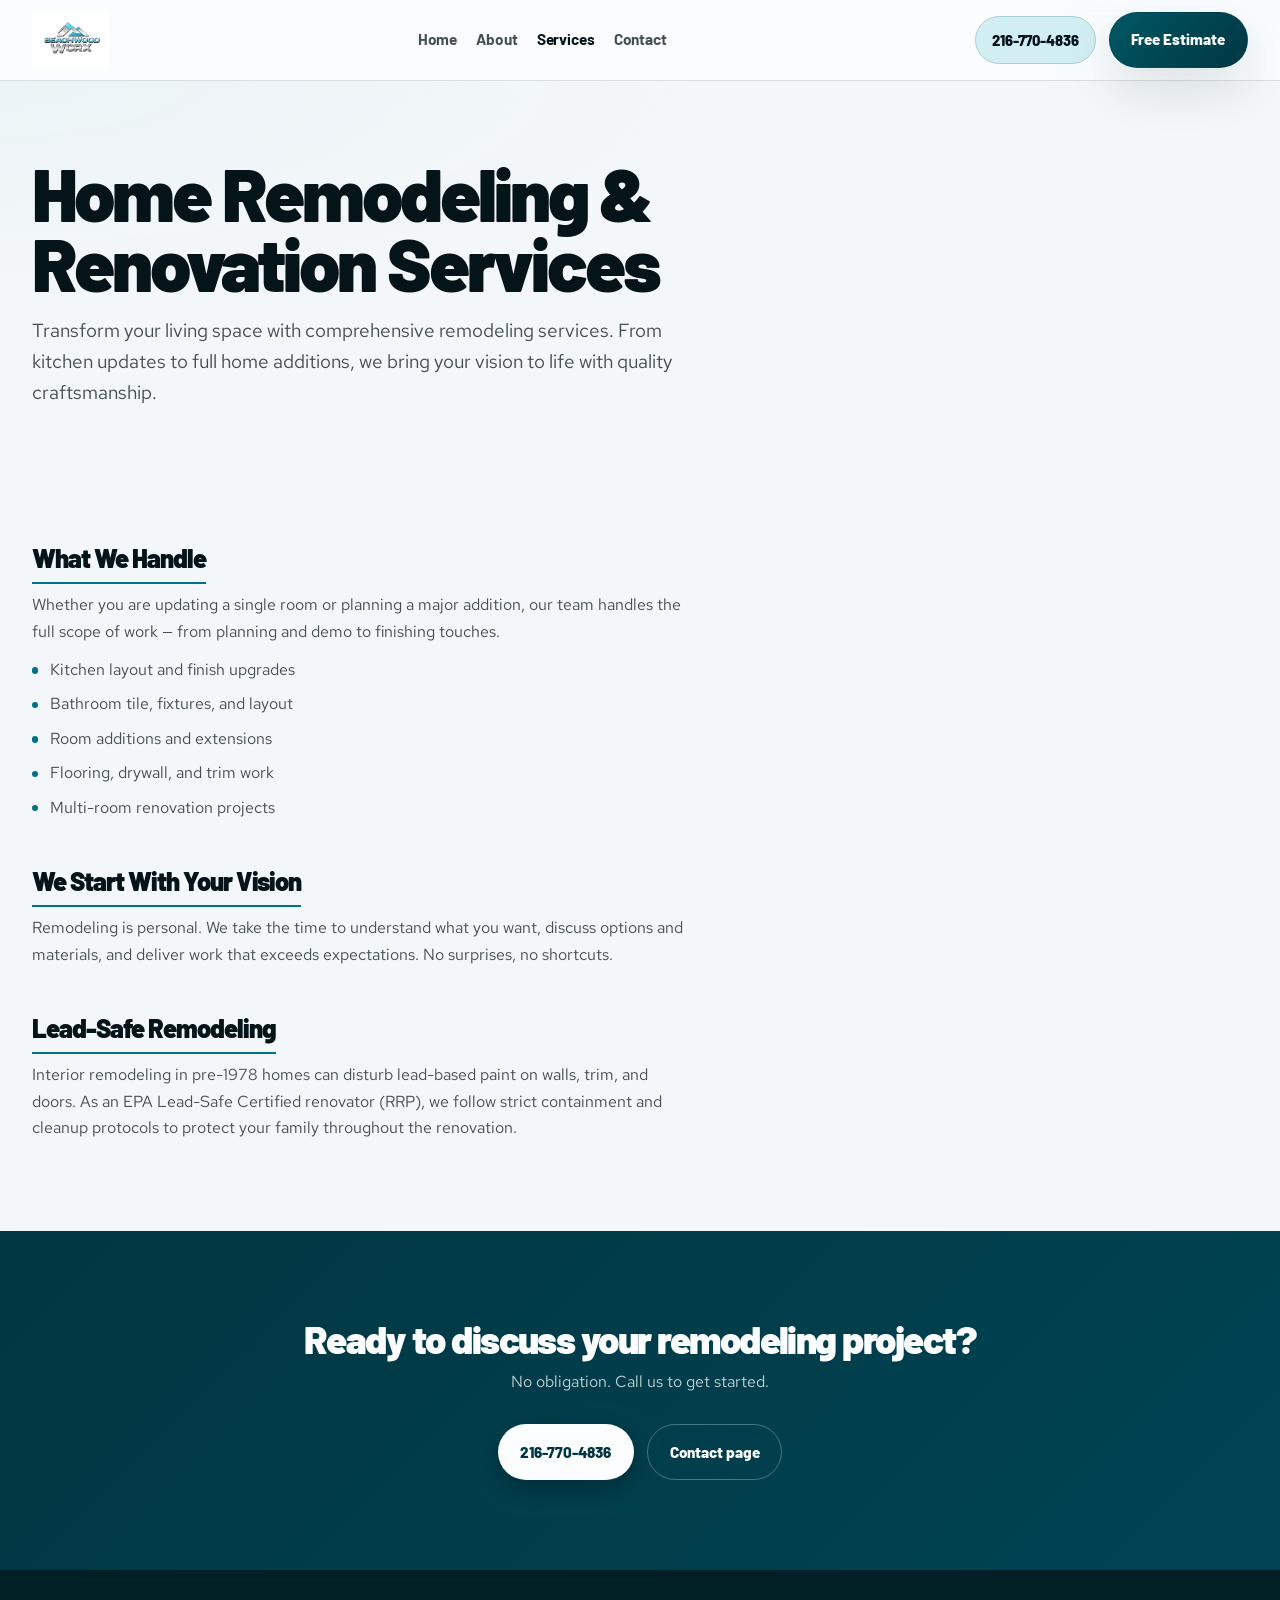
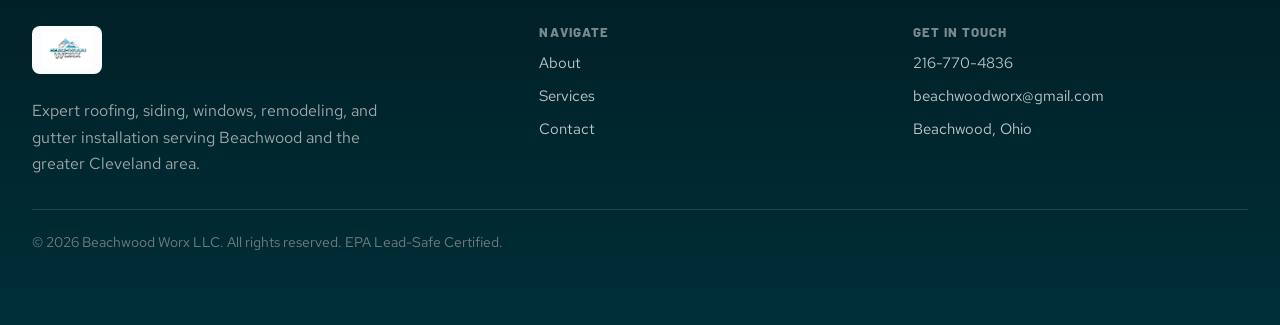
<file: remodeling.html>
<!DOCTYPE html>
<html lang="en">
  <head>
    <meta charset="UTF-8" />
    <meta name="viewport" content="width=device-width, initial-scale=1.0" />
    <title>Remodeling | Beachwood Worx</title>
    <meta name="description" content="Home remodeling services in Beachwood and greater Cleveland. Kitchen remodels, bathroom renovations, additions, and more. EPA Lead-Safe Certified." />
    <meta property="og:type" content="website" />
    <meta property="og:site_name" content="Beachwood Worx" />
    <meta property="og:title" content="Remodeling | Beachwood Worx" />
    <meta property="og:description" content="Home remodeling services in Beachwood and greater Cleveland. Kitchen remodels, bathroom renovations, additions, and more. EPA Lead-Safe Certified." />
    <meta property="og:url" content="https://beachwoodroofs.com/remodeling.html" />
    <meta property="og:image" content="https://beachwoodroofs.com/assets/images/logo.jpg" />
    <meta name="twitter:card" content="summary_large_image" />
    <meta name="twitter:title" content="Remodeling | Beachwood Worx" />
    <meta name="twitter:description" content="Home remodeling services in Beachwood and greater Cleveland. Kitchen remodels, bathroom renovations, additions, and more. EPA Lead-Safe Certified." />
    <meta name="twitter:image" content="https://beachwoodroofs.com/assets/images/logo.jpg" />
    <link rel="icon" href="assets/images/favicon.svg" type="image/svg+xml" />
    <link rel="stylesheet" href="assets/css/site.css" />
    <script src="assets/js/site.js" defer></script>
  </head>
  <body>
    <header class="site-header">
      <div class="site-shell header-bar">
        <a class="brand" href="index.html" aria-label="Beachwood Worx home">
          <img class="brand-logo" src="assets/images/logo.jpg" alt="Beachwood Worx" height="52" />
        </a>
        <button class="menu-toggle" data-menu-toggle aria-expanded="false" aria-controls="site-nav" aria-label="Open menu"><span class="menu-toggle-box" aria-hidden="true"><span></span></span></button>
        <nav class="site-nav" id="site-nav" data-site-nav aria-label="Primary navigation">
          <a href="index.html">Home</a>
          <a href="about.html">About</a>
          <a href="services.html" aria-current="page">Services</a>
          <a href="contact.html">Contact</a>
        </nav>
        <div class="header-actions">
          <a class="call-chip" href="tel:2167704836">216-770-4836</a>
          <a class="button button-primary" href="contact.html">Free Estimate</a>
        </div>
      </div>
    </header>
    <main id="main">
      <section class="page-hero">
        <div class="site-shell">
          <h1>Home Remodeling &amp; Renovation Services</h1>
          <p class="lead">Transform your living space with comprehensive remodeling services. From kitchen updates to full home additions, we bring your vision to life with quality craftsmanship.</p>
        </div>
      </section>

      <section class="section">
        <div class="site-shell detail-layout">
          <div class="detail-content">
            <div>
              <h3>What We Handle</h3>
              <p>Whether you are updating a single room or planning a major addition, our team handles the full scope of work — from planning and demo to finishing touches.</p>
              <ul>
                <li>Kitchen layout and finish upgrades</li>
                <li>Bathroom tile, fixtures, and layout</li>
                <li>Room additions and extensions</li>
                <li>Flooring, drywall, and trim work</li>
                <li>Multi-room renovation projects</li>
              </ul>
            </div>
            <div>
              <h3>We Start With Your Vision</h3>
              <p>Remodeling is personal. We take the time to understand what you want, discuss options and materials, and deliver work that exceeds expectations. No surprises, no shortcuts.</p>
            </div>
            <div>
              <h3>Lead-Safe Remodeling</h3>
              <p>Interior remodeling in pre-1978 homes can disturb lead-based paint on walls, trim, and doors. As an EPA Lead-Safe Certified renovator (RRP), we follow strict containment and cleanup protocols to protect your family throughout the renovation.</p>
            </div>
          </div>
        </div>
      </section>

      <section class="section cta-section">
        <div class="site-shell cta-layout">
          <h2>Ready to discuss your remodeling project?</h2>
          <p>No obligation. Call us to get started.</p>
          <div class="hero-actions">
            <a class="button button-primary" href="tel:2167704836">216-770-4836</a>
            <a class="button button-secondary" href="contact.html">Contact page</a>
          </div>
        </div>
      </section>
    </main>
    <footer class="site-footer">
      <div class="site-shell footer-layout">
        <div class="footer-main">
          <a class="brand" href="index.html"><img class="brand-logo" src="assets/images/logo.jpg" alt="Beachwood Worx" height="48" /></a>
          <p>Expert roofing, siding, windows, remodeling, and gutter installation serving Beachwood and the greater Cleveland area.</p>
        </div>
        <nav class="footer-nav" aria-label="Footer navigation">
          <h3>Navigate</h3>
          <a href="about.html">About</a>
          <a href="services.html">Services</a>
          <a href="contact.html">Contact</a>
        </nav>
        <div class="footer-contact">
          <h3>Get In Touch</h3>
          <a href="tel:2167704836">216-770-4836</a>
          <a href="mailto:beachwoodworx@gmail.com">beachwoodworx@gmail.com</a>
          <span>Beachwood, Ohio</span>
        </div>
      </div>
      <div class="site-shell">
        <p class="footer-meta">&copy; <span data-year></span> Beachwood Worx LLC. All rights reserved. EPA Lead-Safe Certified.</p>
      </div>
    </footer>
  </body>
</html>
</file>
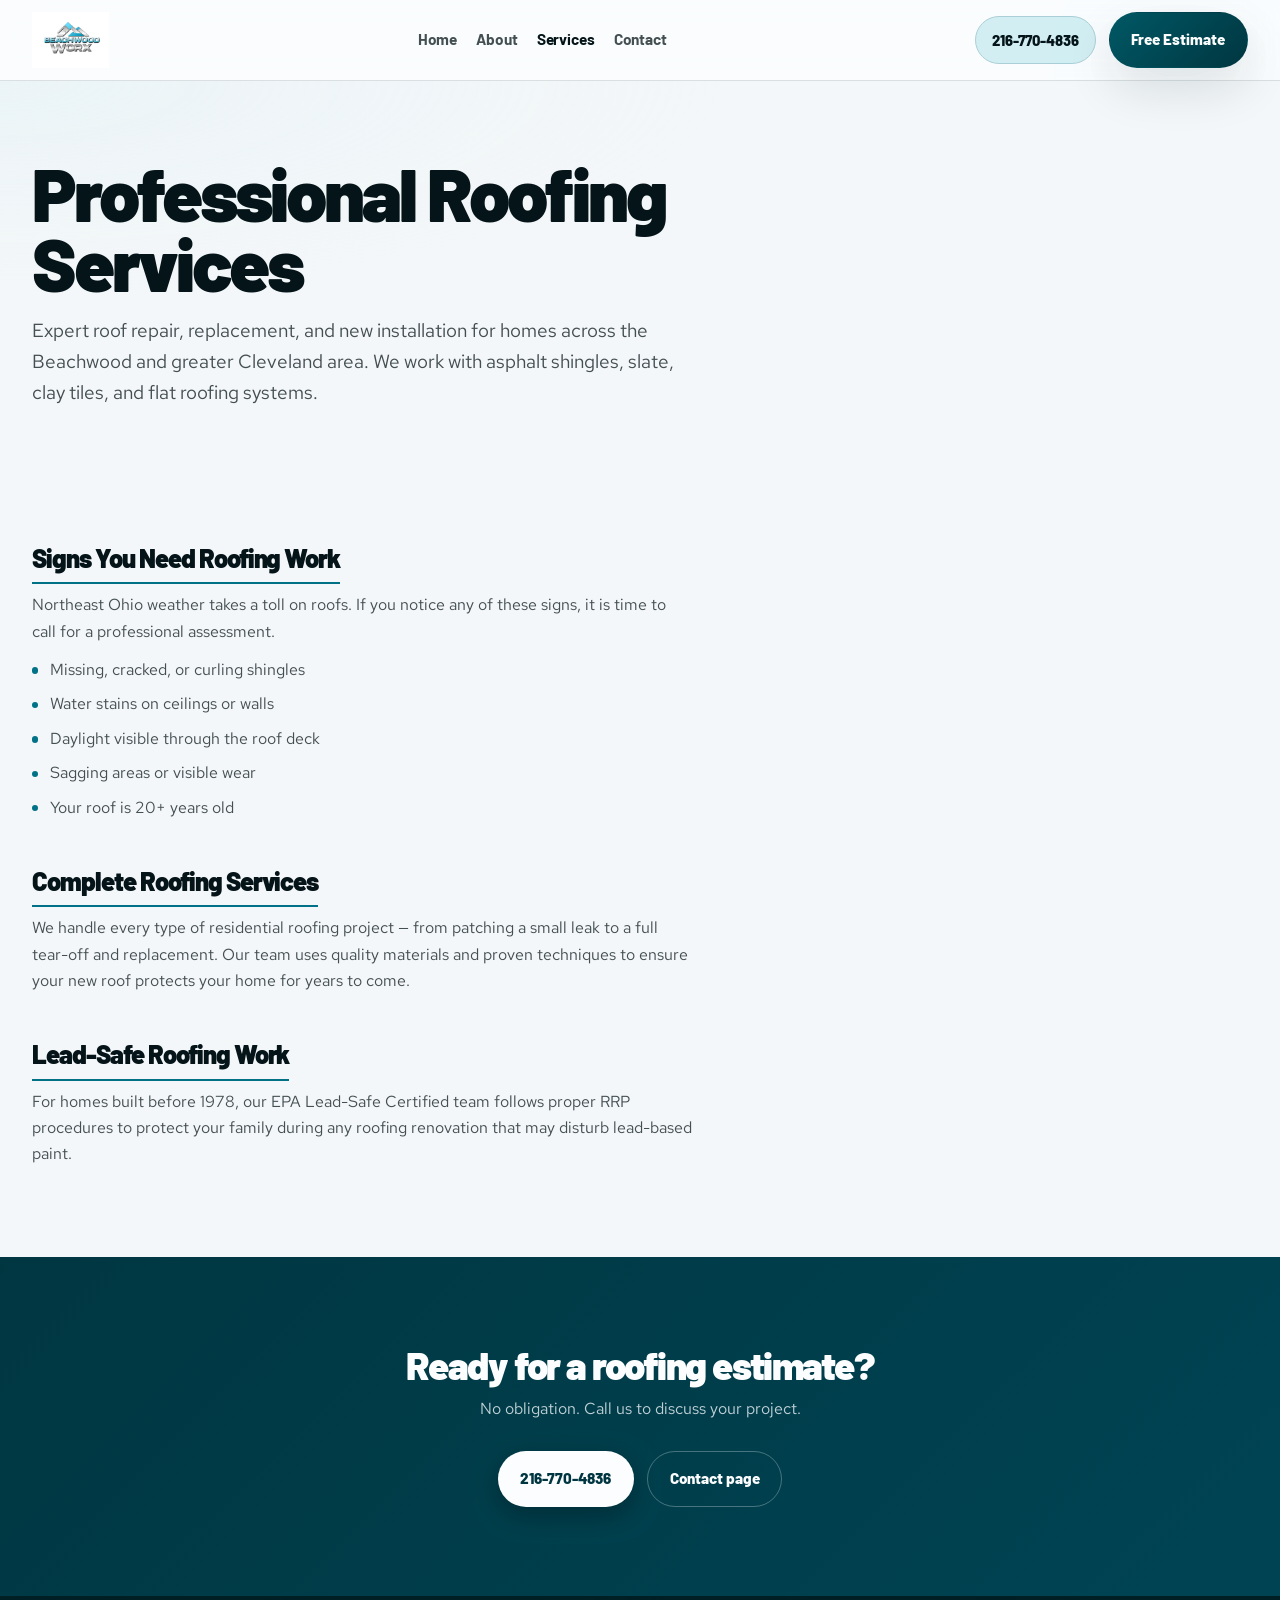
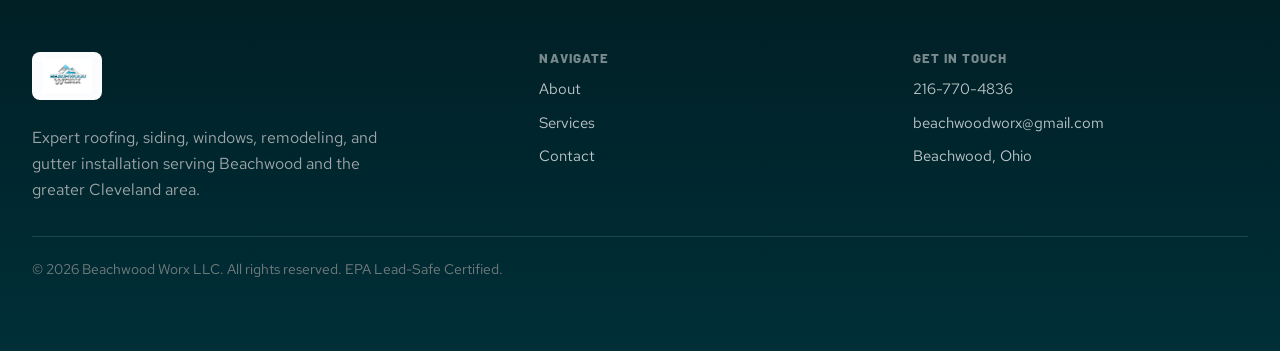
<file: roofing.html>
<!DOCTYPE html>
<html lang="en">
  <head>
    <meta charset="UTF-8" />
    <meta name="viewport" content="width=device-width, initial-scale=1.0" />
    <title>Roofing Services | Beachwood Worx</title>
    <meta name="description" content="Professional roof repair, replacement, and installation in Beachwood and greater Cleveland. Asphalt shingles, slate, clay tiles, and flat roofs. EPA Lead-Safe Certified." />
    <meta property="og:type" content="website" />
    <meta property="og:site_name" content="Beachwood Worx" />
    <meta property="og:title" content="Roofing Services | Beachwood Worx" />
    <meta property="og:description" content="Professional roof repair, replacement, and installation in Beachwood and greater Cleveland. Asphalt shingles, slate, clay tiles, and flat roofs. EPA Lead-Safe Certified." />
    <meta property="og:url" content="https://beachwoodroofs.com/roofing.html" />
    <meta property="og:image" content="https://beachwoodroofs.com/assets/images/logo.jpg" />
    <meta name="twitter:card" content="summary_large_image" />
    <meta name="twitter:title" content="Roofing Services | Beachwood Worx" />
    <meta name="twitter:description" content="Professional roof repair, replacement, and installation in Beachwood and greater Cleveland. Asphalt shingles, slate, clay tiles, and flat roofs. EPA Lead-Safe Certified." />
    <meta name="twitter:image" content="https://beachwoodroofs.com/assets/images/logo.jpg" />
    <link rel="icon" href="assets/images/favicon.svg" type="image/svg+xml" />
    <link rel="stylesheet" href="assets/css/site.css" />
    <script src="assets/js/site.js" defer></script>
  </head>
  <body>
    <header class="site-header">
      <div class="site-shell header-bar">
        <a class="brand" href="index.html" aria-label="Beachwood Worx home">
          <img class="brand-logo" src="assets/images/logo.jpg" alt="Beachwood Worx" height="52" />
        </a>
        <button class="menu-toggle" data-menu-toggle aria-expanded="false" aria-controls="site-nav" aria-label="Open menu"><span class="menu-toggle-box" aria-hidden="true"><span></span></span></button>
        <nav class="site-nav" id="site-nav" data-site-nav aria-label="Primary navigation">
          <a href="index.html">Home</a>
          <a href="about.html">About</a>
          <a href="services.html" aria-current="page">Services</a>
          <a href="contact.html">Contact</a>
        </nav>
        <div class="header-actions">
          <a class="call-chip" href="tel:2167704836">216-770-4836</a>
          <a class="button button-primary" href="contact.html">Free Estimate</a>
        </div>
      </div>
    </header>
    <main id="main">
      <section class="page-hero">
        <div class="site-shell">
          <h1>Professional Roofing Services</h1>
          <p class="lead">Expert roof repair, replacement, and new installation for homes across the Beachwood and greater Cleveland area. We work with asphalt shingles, slate, clay tiles, and flat roofing systems.</p>
        </div>
      </section>

      <section class="section">
        <div class="site-shell detail-layout">
          <div class="detail-content">
            <div>
              <h3>Signs You Need Roofing Work</h3>
              <p>Northeast Ohio weather takes a toll on roofs. If you notice any of these signs, it is time to call for a professional assessment.</p>
              <ul>
                <li>Missing, cracked, or curling shingles</li>
                <li>Water stains on ceilings or walls</li>
                <li>Daylight visible through the roof deck</li>
                <li>Sagging areas or visible wear</li>
                <li>Your roof is 20+ years old</li>
              </ul>
            </div>
            <div>
              <h3>Complete Roofing Services</h3>
              <p>We handle every type of residential roofing project — from patching a small leak to a full tear-off and replacement. Our team uses quality materials and proven techniques to ensure your new roof protects your home for years to come.</p>
            </div>
            <div>
              <h3>Lead-Safe Roofing Work</h3>
              <p>For homes built before 1978, our EPA Lead-Safe Certified team follows proper RRP procedures to protect your family during any roofing renovation that may disturb lead-based paint.</p>
            </div>
          </div>
        </div>
      </section>

      <section class="section cta-section">
        <div class="site-shell cta-layout">
          <h2>Ready for a roofing estimate?</h2>
          <p>No obligation. Call us to discuss your project.</p>
          <div class="hero-actions">
            <a class="button button-primary" href="tel:2167704836">216-770-4836</a>
            <a class="button button-secondary" href="contact.html">Contact page</a>
          </div>
        </div>
      </section>
    </main>
    <footer class="site-footer">
      <div class="site-shell footer-layout">
        <div class="footer-main">
          <a class="brand" href="index.html"><img class="brand-logo" src="assets/images/logo.jpg" alt="Beachwood Worx" height="48" /></a>
          <p>Expert roofing, siding, windows, remodeling, and gutter installation serving Beachwood and the greater Cleveland area.</p>
        </div>
        <nav class="footer-nav" aria-label="Footer navigation">
          <h3>Navigate</h3>
          <a href="about.html">About</a>
          <a href="services.html">Services</a>
          <a href="contact.html">Contact</a>
        </nav>
        <div class="footer-contact">
          <h3>Get In Touch</h3>
          <a href="tel:2167704836">216-770-4836</a>
          <a href="mailto:beachwoodworx@gmail.com">beachwoodworx@gmail.com</a>
          <span>Beachwood, Ohio</span>
        </div>
      </div>
      <div class="site-shell">
        <p class="footer-meta">&copy; <span data-year></span> Beachwood Worx LLC. All rights reserved. EPA Lead-Safe Certified.</p>
      </div>
    </footer>
  </body>
</html>
</file>
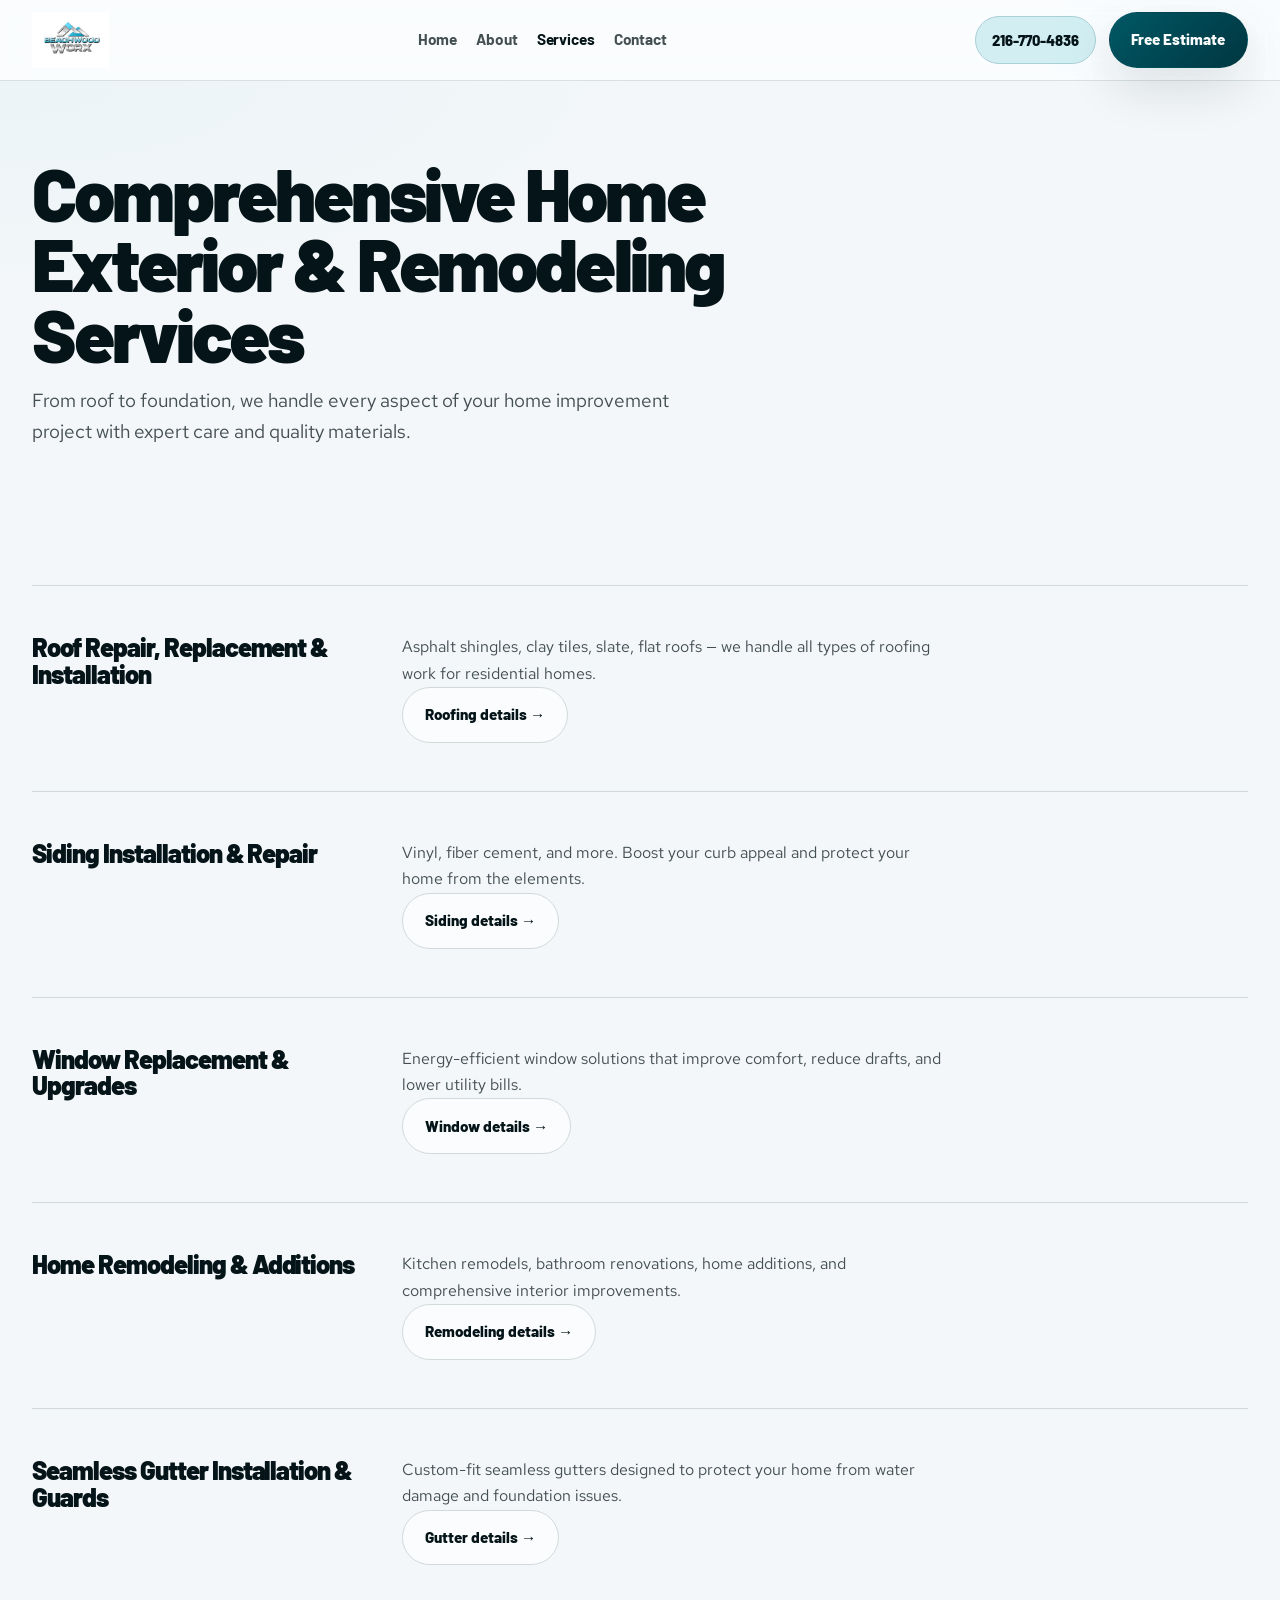
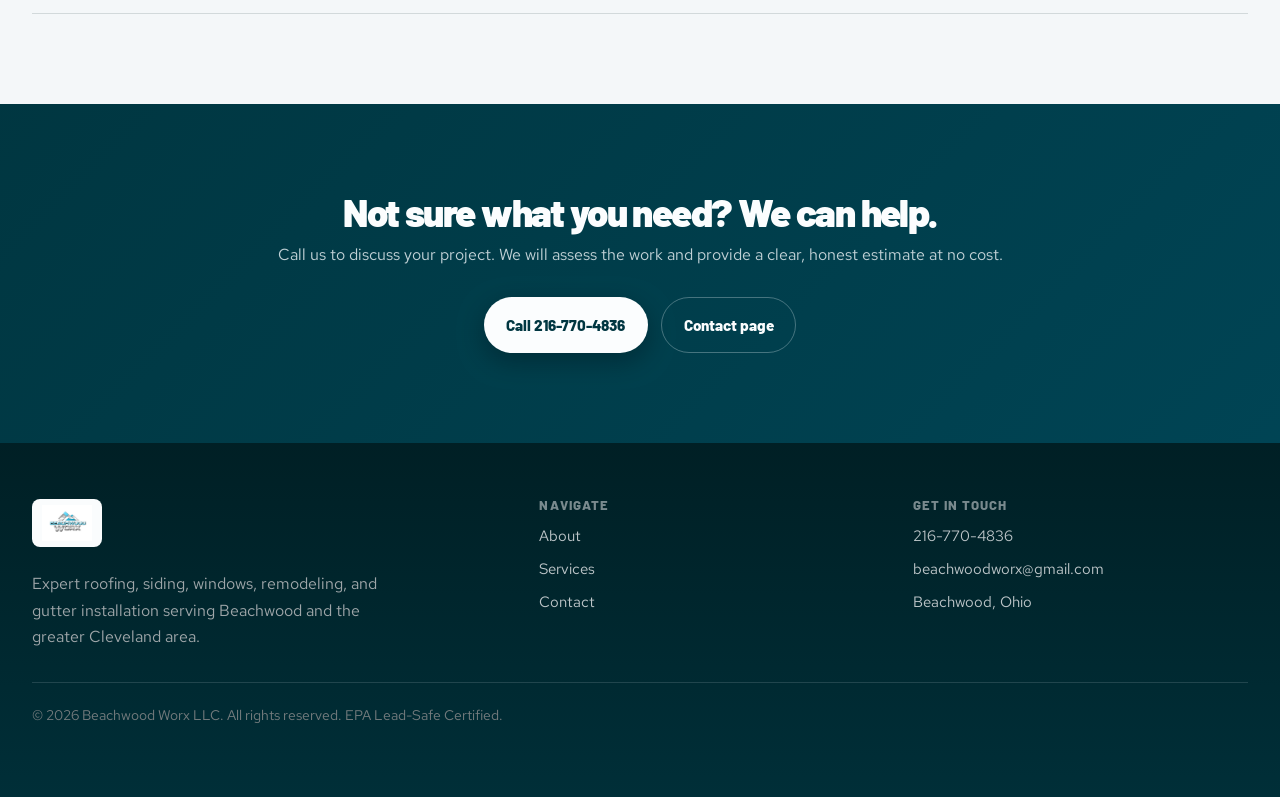
<file: services.html>
<!DOCTYPE html>
<html lang="en">
  <head>
    <meta charset="UTF-8" />
    <meta name="viewport" content="width=device-width, initial-scale=1.0" />
    <title>Services | Beachwood Worx</title>
    <meta name="description" content="Browse roofing, siding, window replacement, remodeling, and gutter installation services from Beachwood Worx. EPA Lead-Safe Certified." />
    <meta property="og:type" content="website" />
    <meta property="og:site_name" content="Beachwood Worx" />
    <meta property="og:title" content="Services | Beachwood Worx" />
    <meta property="og:description" content="Browse roofing, siding, window replacement, remodeling, and gutter installation services from Beachwood Worx. EPA Lead-Safe Certified." />
    <meta property="og:url" content="https://beachwoodroofs.com/services.html" />
    <meta property="og:image" content="https://beachwoodroofs.com/assets/images/logo.jpg" />
    <meta name="twitter:card" content="summary_large_image" />
    <meta name="twitter:title" content="Services | Beachwood Worx" />
    <meta name="twitter:description" content="Browse roofing, siding, window replacement, remodeling, and gutter installation services from Beachwood Worx. EPA Lead-Safe Certified." />
    <meta name="twitter:image" content="https://beachwoodroofs.com/assets/images/logo.jpg" />
    <link rel="icon" href="assets/images/favicon.svg" type="image/svg+xml" />
    <link rel="stylesheet" href="assets/css/site.css" />
    <script src="assets/js/site.js" defer></script>
  </head>
  <body>
    <header class="site-header">
      <div class="site-shell header-bar">
        <a class="brand" href="index.html" aria-label="Beachwood Worx home">
          <img class="brand-logo" src="assets/images/logo.jpg" alt="Beachwood Worx" height="52" />
        </a>
        <button class="menu-toggle" data-menu-toggle aria-expanded="false" aria-controls="site-nav" aria-label="Open menu"><span class="menu-toggle-box" aria-hidden="true"><span></span></span></button>
        <nav class="site-nav" id="site-nav" data-site-nav aria-label="Primary navigation">
          <a href="index.html">Home</a>
          <a href="about.html">About</a>
          <a href="services.html" aria-current="page">Services</a>
          <a href="contact.html">Contact</a>
        </nav>
        <div class="header-actions">
          <a class="call-chip" href="tel:2167704836">216-770-4836</a>
          <a class="button button-primary" href="contact.html">Free Estimate</a>
        </div>
      </div>
    </header>
    <main id="main">
      <section class="page-hero">
        <div class="site-shell">
          <h1>Comprehensive Home Exterior &amp; Remodeling Services</h1>
          <p class="lead">
            From roof to foundation, we handle every aspect of your home improvement project with expert care and quality materials.
          </p>
        </div>
      </section>

      <section class="section">
        <div class="site-shell">
          <div class="service-listing-grid">
            <article class="service-listing">
              <div>
                <h3>Roof Repair, Replacement &amp; Installation</h3>
              </div>
              <div>
                <p>Asphalt shingles, clay tiles, slate, flat roofs — we handle all types of roofing work for residential homes.</p>
                <a class="button button-secondary" href="roofing.html">Roofing details &rarr;</a>
              </div>
            </article>
            <article class="service-listing">
              <div>
                <h3>Siding Installation &amp; Repair</h3>
              </div>
              <div>
                <p>Vinyl, fiber cement, and more. Boost your curb appeal and protect your home from the elements.</p>
                <a class="button button-secondary" href="siding.html">Siding details &rarr;</a>
              </div>
            </article>
            <article class="service-listing">
              <div>
                <h3>Window Replacement &amp; Upgrades</h3>
              </div>
              <div>
                <p>Energy-efficient window solutions that improve comfort, reduce drafts, and lower utility bills.</p>
                <a class="button button-secondary" href="windows.html">Window details &rarr;</a>
              </div>
            </article>
            <article class="service-listing">
              <div>
                <h3>Home Remodeling &amp; Additions</h3>
              </div>
              <div>
                <p>Kitchen remodels, bathroom renovations, home additions, and comprehensive interior improvements.</p>
                <a class="button button-secondary" href="remodeling.html">Remodeling details &rarr;</a>
              </div>
            </article>
            <article class="service-listing">
              <div>
                <h3>Seamless Gutter Installation &amp; Guards</h3>
              </div>
              <div>
                <p>Custom-fit seamless gutters designed to protect your home from water damage and foundation issues.</p>
                <a class="button button-secondary" href="gutters.html">Gutter details &rarr;</a>
              </div>
            </article>
          </div>
        </div>
      </section>

      <section class="section cta-section">
        <div class="site-shell cta-layout">
          <h2>Not sure what you need? We can help.</h2>
          <p>Call us to discuss your project. We will assess the work and provide a clear, honest estimate at no cost.</p>
          <div class="hero-actions">
            <a class="button button-primary" href="tel:2167704836">Call 216-770-4836</a>
            <a class="button button-secondary" href="contact.html">Contact page</a>
          </div>
        </div>
      </section>
    </main>
    <footer class="site-footer">
      <div class="site-shell footer-layout">
        <div class="footer-main">
          <a class="brand" href="index.html">
            <img class="brand-logo" src="assets/images/logo.jpg" alt="Beachwood Worx" height="48" />
          </a>
          <p>Expert roofing, siding, windows, remodeling, and gutter installation serving Beachwood and the greater Cleveland area.</p>
        </div>
        <nav class="footer-nav" aria-label="Footer navigation">
          <h3>Navigate</h3>
          <a href="about.html">About</a>
          <a href="services.html">Services</a>
          <a href="contact.html">Contact</a>
        </nav>
        <div class="footer-contact">
          <h3>Get In Touch</h3>
          <a href="tel:2167704836">216-770-4836</a>
          <a href="mailto:beachwoodworx@gmail.com">beachwoodworx@gmail.com</a>
          <span>Beachwood, Ohio</span>
        </div>
      </div>
      <div class="site-shell">
        <p class="footer-meta">&copy; <span data-year></span> Beachwood Worx LLC. All rights reserved. EPA Lead-Safe Certified.</p>
      </div>
    </footer>
  </body>
</html>
</file>
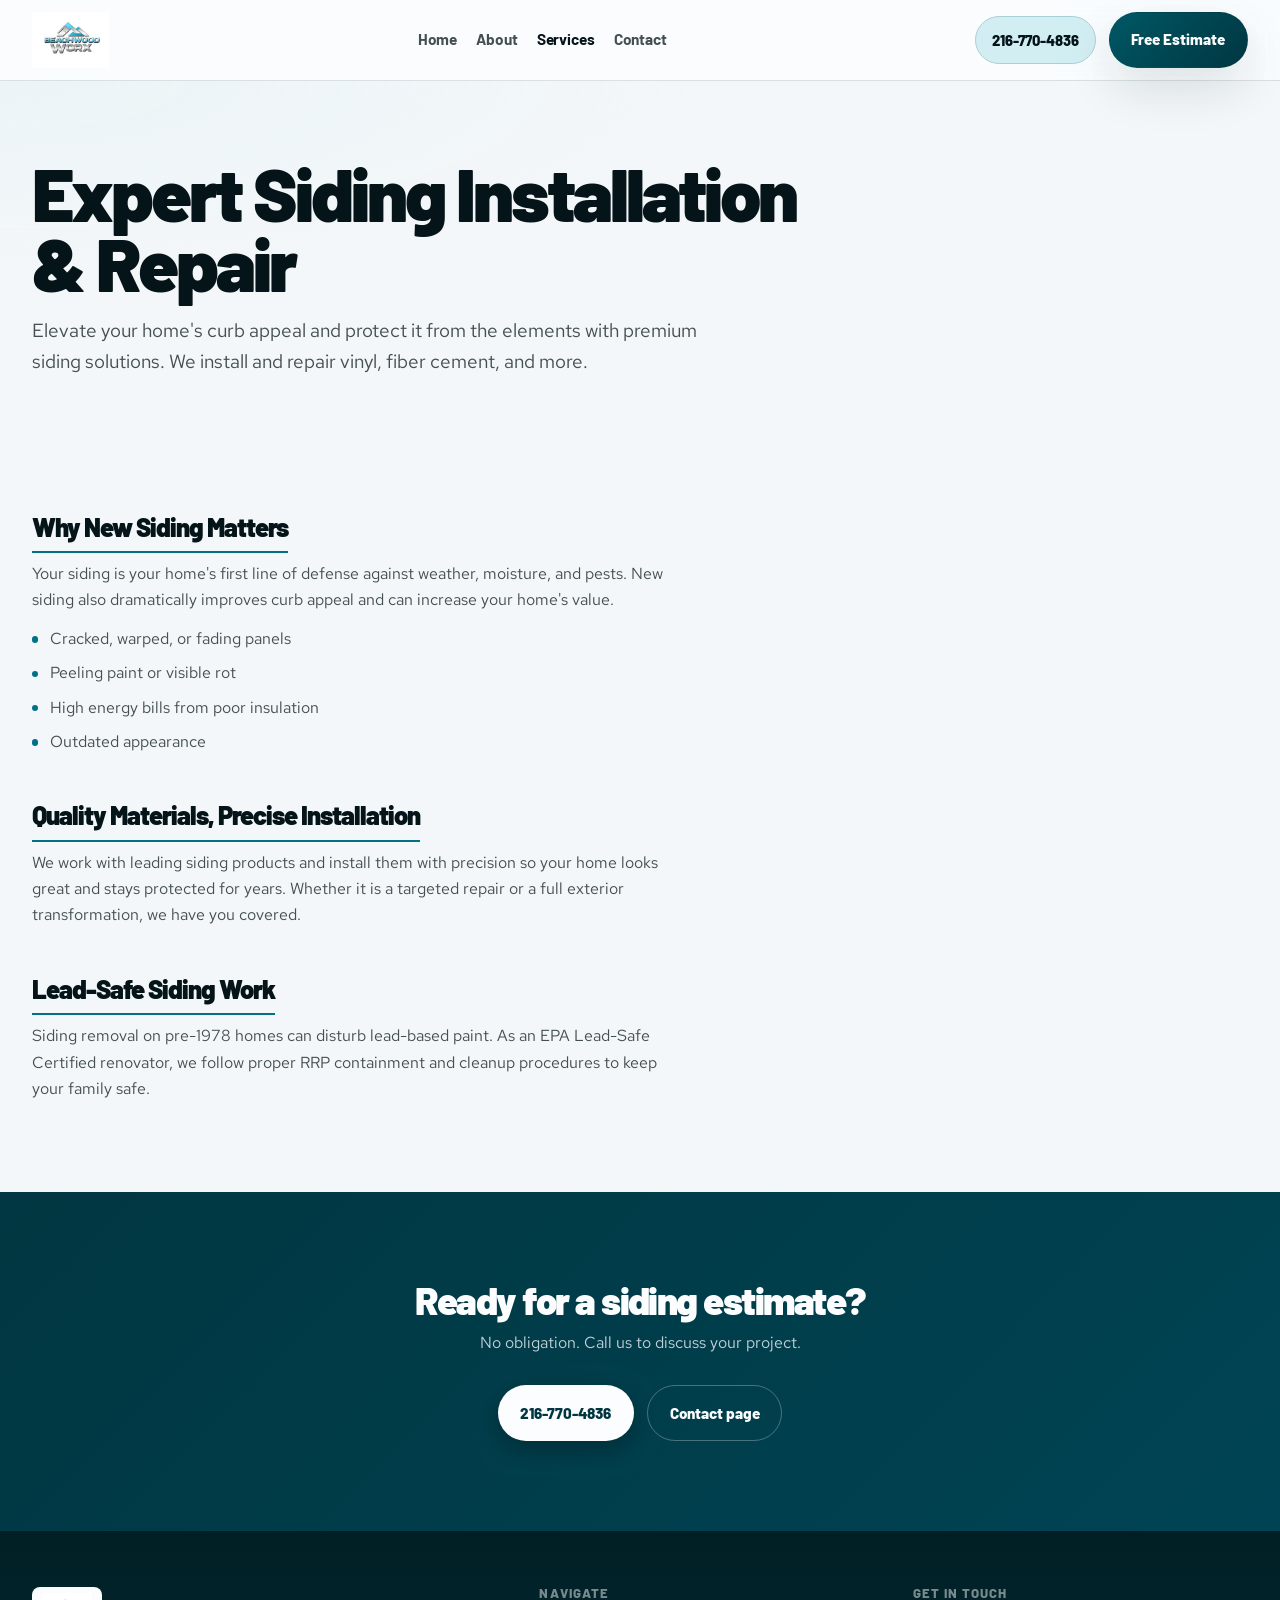
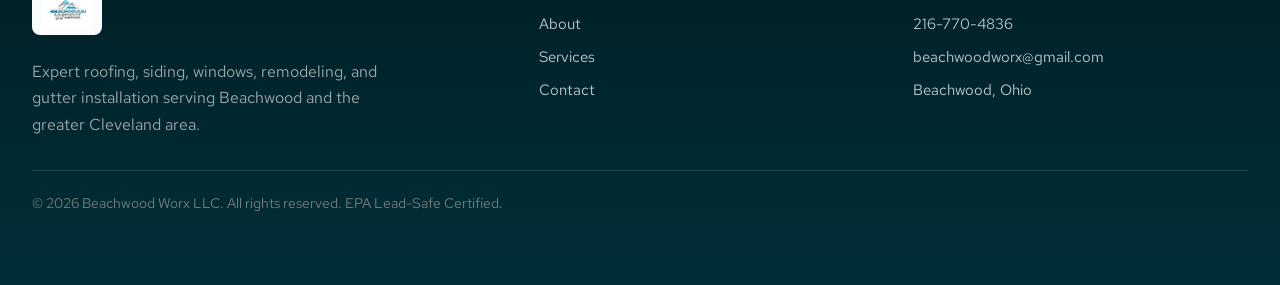
<file: siding.html>
<!DOCTYPE html>
<html lang="en">
  <head>
    <meta charset="UTF-8" />
    <meta name="viewport" content="width=device-width, initial-scale=1.0" />
    <title>Siding Services | Beachwood Worx</title>
    <meta name="description" content="Professional siding installation and repair in Beachwood and greater Cleveland. Vinyl, fiber cement, and exterior updates. EPA Lead-Safe Certified." />
    <meta property="og:type" content="website" />
    <meta property="og:site_name" content="Beachwood Worx" />
    <meta property="og:title" content="Siding Services | Beachwood Worx" />
    <meta property="og:description" content="Professional siding installation and repair in Beachwood and greater Cleveland. Vinyl, fiber cement, and exterior updates. EPA Lead-Safe Certified." />
    <meta property="og:url" content="https://beachwoodroofs.com/siding.html" />
    <meta property="og:image" content="https://beachwoodroofs.com/assets/images/logo.jpg" />
    <meta name="twitter:card" content="summary_large_image" />
    <meta name="twitter:title" content="Siding Services | Beachwood Worx" />
    <meta name="twitter:description" content="Professional siding installation and repair in Beachwood and greater Cleveland. Vinyl, fiber cement, and exterior updates. EPA Lead-Safe Certified." />
    <meta name="twitter:image" content="https://beachwoodroofs.com/assets/images/logo.jpg" />
    <link rel="icon" href="assets/images/favicon.svg" type="image/svg+xml" />
    <link rel="stylesheet" href="assets/css/site.css" />
    <script src="assets/js/site.js" defer></script>
  </head>
  <body>
    <header class="site-header">
      <div class="site-shell header-bar">
        <a class="brand" href="index.html" aria-label="Beachwood Worx home">
          <img class="brand-logo" src="assets/images/logo.jpg" alt="Beachwood Worx" height="52" />
        </a>
        <button class="menu-toggle" data-menu-toggle aria-expanded="false" aria-controls="site-nav" aria-label="Open menu"><span class="menu-toggle-box" aria-hidden="true"><span></span></span></button>
        <nav class="site-nav" id="site-nav" data-site-nav aria-label="Primary navigation">
          <a href="index.html">Home</a>
          <a href="about.html">About</a>
          <a href="services.html" aria-current="page">Services</a>
          <a href="contact.html">Contact</a>
        </nav>
        <div class="header-actions">
          <a class="call-chip" href="tel:2167704836">216-770-4836</a>
          <a class="button button-primary" href="contact.html">Free Estimate</a>
        </div>
      </div>
    </header>
    <main id="main">
      <section class="page-hero">
        <div class="site-shell">
          <h1>Expert Siding Installation &amp; Repair</h1>
          <p class="lead">Elevate your home's curb appeal and protect it from the elements with premium siding solutions. We install and repair vinyl, fiber cement, and more.</p>
        </div>
      </section>

      <section class="section">
        <div class="site-shell detail-layout">
          <div class="detail-content">
            <div>
              <h3>Why New Siding Matters</h3>
              <p>Your siding is your home's first line of defense against weather, moisture, and pests. New siding also dramatically improves curb appeal and can increase your home's value.</p>
              <ul>
                <li>Cracked, warped, or fading panels</li>
                <li>Peeling paint or visible rot</li>
                <li>High energy bills from poor insulation</li>
                <li>Outdated appearance</li>
              </ul>
            </div>
            <div>
              <h3>Quality Materials, Precise Installation</h3>
              <p>We work with leading siding products and install them with precision so your home looks great and stays protected for years. Whether it is a targeted repair or a full exterior transformation, we have you covered.</p>
            </div>
            <div>
              <h3>Lead-Safe Siding Work</h3>
              <p>Siding removal on pre-1978 homes can disturb lead-based paint. As an EPA Lead-Safe Certified renovator, we follow proper RRP containment and cleanup procedures to keep your family safe.</p>
            </div>
          </div>
        </div>
      </section>

      <section class="section cta-section">
        <div class="site-shell cta-layout">
          <h2>Ready for a siding estimate?</h2>
          <p>No obligation. Call us to discuss your project.</p>
          <div class="hero-actions">
            <a class="button button-primary" href="tel:2167704836">216-770-4836</a>
            <a class="button button-secondary" href="contact.html">Contact page</a>
          </div>
        </div>
      </section>
    </main>
    <footer class="site-footer">
      <div class="site-shell footer-layout">
        <div class="footer-main">
          <a class="brand" href="index.html"><img class="brand-logo" src="assets/images/logo.jpg" alt="Beachwood Worx" height="48" /></a>
          <p>Expert roofing, siding, windows, remodeling, and gutter installation serving Beachwood and the greater Cleveland area.</p>
        </div>
        <nav class="footer-nav" aria-label="Footer navigation">
          <h3>Navigate</h3>
          <a href="about.html">About</a>
          <a href="services.html">Services</a>
          <a href="contact.html">Contact</a>
        </nav>
        <div class="footer-contact">
          <h3>Get In Touch</h3>
          <a href="tel:2167704836">216-770-4836</a>
          <a href="mailto:beachwoodworx@gmail.com">beachwoodworx@gmail.com</a>
          <span>Beachwood, Ohio</span>
        </div>
      </div>
      <div class="site-shell">
        <p class="footer-meta">&copy; <span data-year></span> Beachwood Worx LLC. All rights reserved. EPA Lead-Safe Certified.</p>
      </div>
    </footer>
  </body>
</html>
</file>
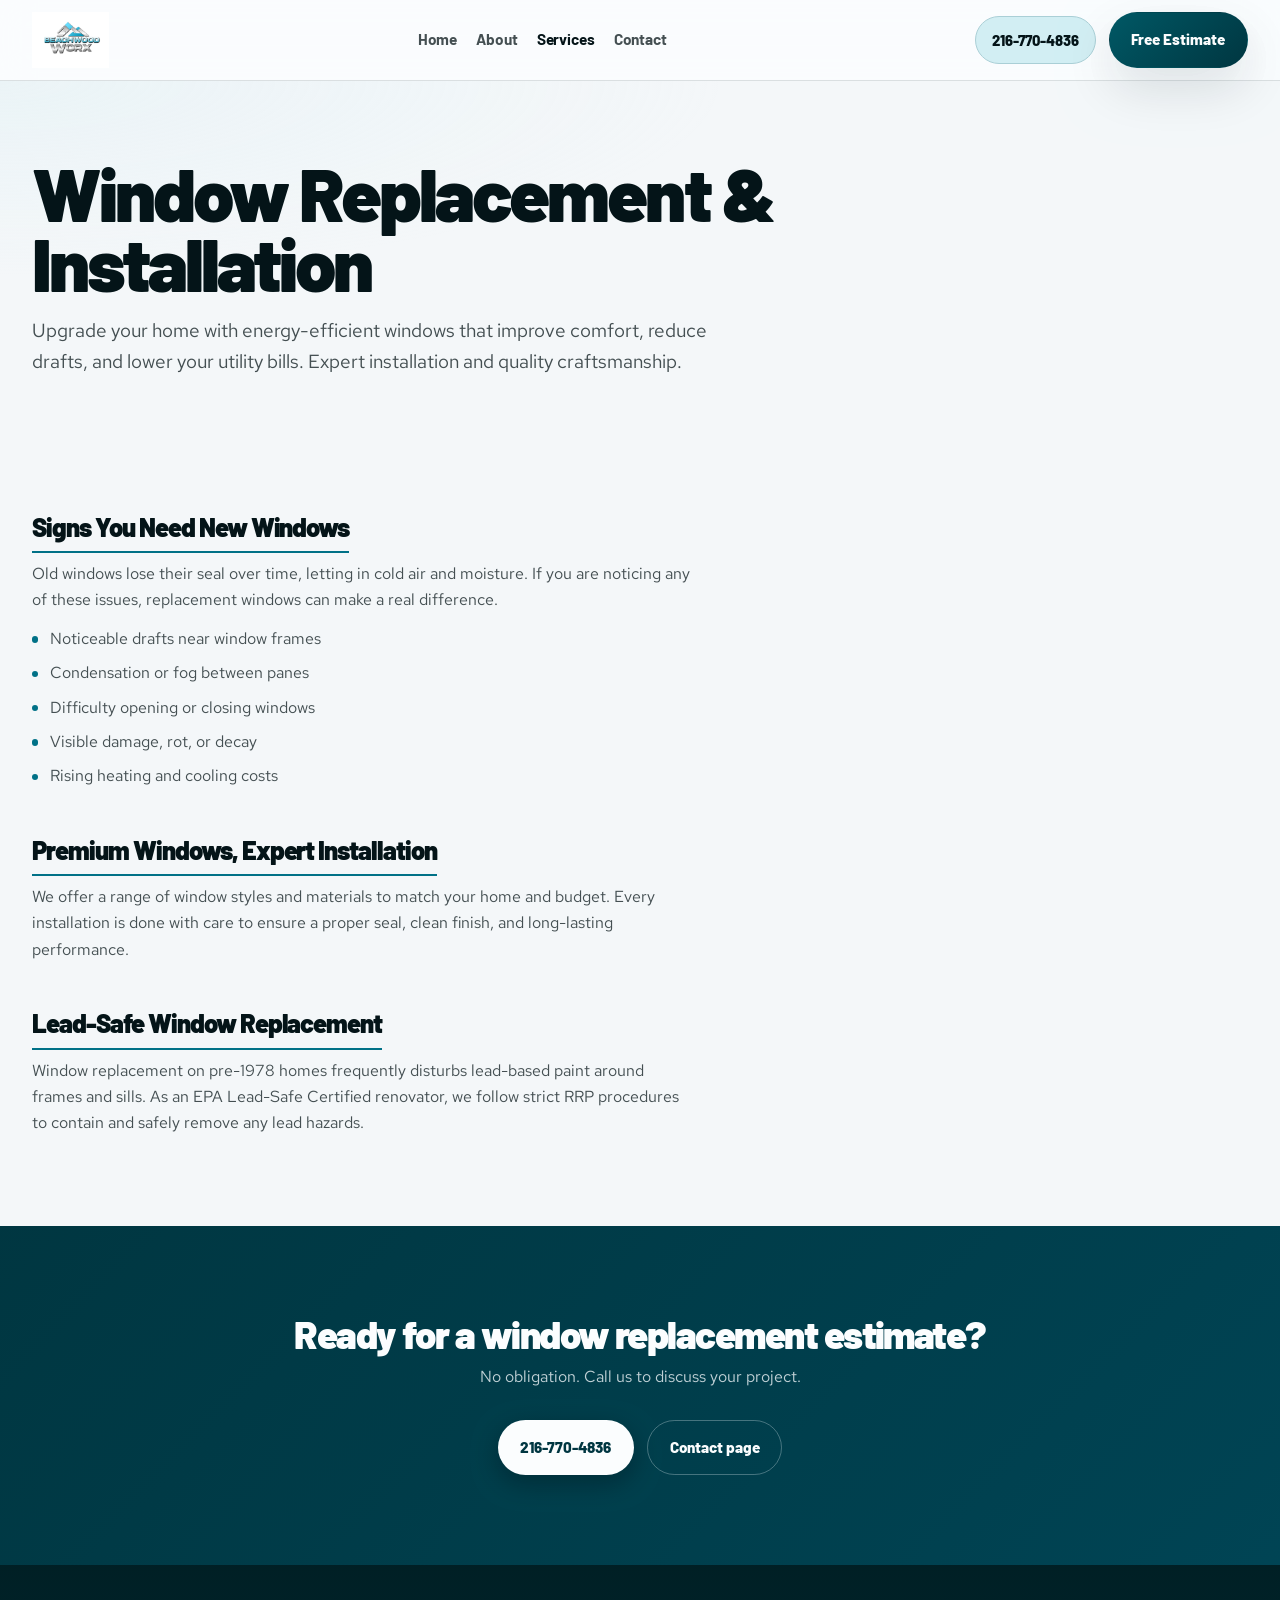
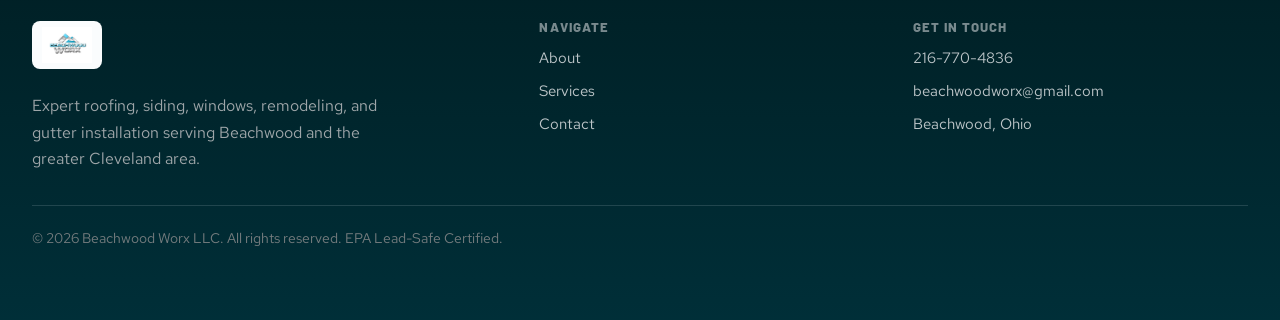
<file: windows.html>
<!DOCTYPE html>
<html lang="en">
  <head>
    <meta charset="UTF-8" />
    <meta name="viewport" content="width=device-width, initial-scale=1.0" />
    <title>Window Services | Beachwood Worx</title>
    <meta name="description" content="Energy-efficient window replacement and installation in Beachwood and greater Cleveland. Improve comfort and reduce energy costs. EPA Lead-Safe Certified." />
    <meta property="og:type" content="website" />
    <meta property="og:site_name" content="Beachwood Worx" />
    <meta property="og:title" content="Window Services | Beachwood Worx" />
    <meta property="og:description" content="Energy-efficient window replacement and installation in Beachwood and greater Cleveland. Improve comfort and reduce energy costs. EPA Lead-Safe Certified." />
    <meta property="og:url" content="https://beachwoodroofs.com/windows.html" />
    <meta property="og:image" content="https://beachwoodroofs.com/assets/images/logo.jpg" />
    <meta name="twitter:card" content="summary_large_image" />
    <meta name="twitter:title" content="Window Services | Beachwood Worx" />
    <meta name="twitter:description" content="Energy-efficient window replacement and installation in Beachwood and greater Cleveland. Improve comfort and reduce energy costs. EPA Lead-Safe Certified." />
    <meta name="twitter:image" content="https://beachwoodroofs.com/assets/images/logo.jpg" />
    <link rel="icon" href="assets/images/favicon.svg" type="image/svg+xml" />
    <link rel="stylesheet" href="assets/css/site.css" />
    <script src="assets/js/site.js" defer></script>
  </head>
  <body>
    <header class="site-header">
      <div class="site-shell header-bar">
        <a class="brand" href="index.html" aria-label="Beachwood Worx home">
          <img class="brand-logo" src="assets/images/logo.jpg" alt="Beachwood Worx" height="52" />
        </a>
        <button class="menu-toggle" data-menu-toggle aria-expanded="false" aria-controls="site-nav" aria-label="Open menu"><span class="menu-toggle-box" aria-hidden="true"><span></span></span></button>
        <nav class="site-nav" id="site-nav" data-site-nav aria-label="Primary navigation">
          <a href="index.html">Home</a>
          <a href="about.html">About</a>
          <a href="services.html" aria-current="page">Services</a>
          <a href="contact.html">Contact</a>
        </nav>
        <div class="header-actions">
          <a class="call-chip" href="tel:2167704836">216-770-4836</a>
          <a class="button button-primary" href="contact.html">Free Estimate</a>
        </div>
      </div>
    </header>
    <main id="main">
      <section class="page-hero">
        <div class="site-shell">
          <h1>Window Replacement &amp; Installation</h1>
          <p class="lead">Upgrade your home with energy-efficient windows that improve comfort, reduce drafts, and lower your utility bills. Expert installation and quality craftsmanship.</p>
        </div>
      </section>

      <section class="section">
        <div class="site-shell detail-layout">
          <div class="detail-content">
            <div>
              <h3>Signs You Need New Windows</h3>
              <p>Old windows lose their seal over time, letting in cold air and moisture. If you are noticing any of these issues, replacement windows can make a real difference.</p>
              <ul>
                <li>Noticeable drafts near window frames</li>
                <li>Condensation or fog between panes</li>
                <li>Difficulty opening or closing windows</li>
                <li>Visible damage, rot, or decay</li>
                <li>Rising heating and cooling costs</li>
              </ul>
            </div>
            <div>
              <h3>Premium Windows, Expert Installation</h3>
              <p>We offer a range of window styles and materials to match your home and budget. Every installation is done with care to ensure a proper seal, clean finish, and long-lasting performance.</p>
            </div>
            <div>
              <h3>Lead-Safe Window Replacement</h3>
              <p>Window replacement on pre-1978 homes frequently disturbs lead-based paint around frames and sills. As an EPA Lead-Safe Certified renovator, we follow strict RRP procedures to contain and safely remove any lead hazards.</p>
            </div>
          </div>
        </div>
      </section>

      <section class="section cta-section">
        <div class="site-shell cta-layout">
          <h2>Ready for a window replacement estimate?</h2>
          <p>No obligation. Call us to discuss your project.</p>
          <div class="hero-actions">
            <a class="button button-primary" href="tel:2167704836">216-770-4836</a>
            <a class="button button-secondary" href="contact.html">Contact page</a>
          </div>
        </div>
      </section>
    </main>
    <footer class="site-footer">
      <div class="site-shell footer-layout">
        <div class="footer-main">
          <a class="brand" href="index.html"><img class="brand-logo" src="assets/images/logo.jpg" alt="Beachwood Worx" height="48" /></a>
          <p>Expert roofing, siding, windows, remodeling, and gutter installation serving Beachwood and the greater Cleveland area.</p>
        </div>
        <nav class="footer-nav" aria-label="Footer navigation">
          <h3>Navigate</h3>
          <a href="about.html">About</a>
          <a href="services.html">Services</a>
          <a href="contact.html">Contact</a>
        </nav>
        <div class="footer-contact">
          <h3>Get In Touch</h3>
          <a href="tel:2167704836">216-770-4836</a>
          <a href="mailto:beachwoodworx@gmail.com">beachwoodworx@gmail.com</a>
          <span>Beachwood, Ohio</span>
        </div>
      </div>
      <div class="site-shell">
        <p class="footer-meta">&copy; <span data-year></span> Beachwood Worx LLC. All rights reserved. EPA Lead-Safe Certified.</p>
      </div>
    </footer>
  </body>
</html>
</file>
<file: assets/css/site.css>
@import url("https://fonts.googleapis.com/css2?family=Barlow:wght@500;600;700;800;900&family=Red+Hat+Text:ital,wght@0,400;0,500;0,600;0,700;1,400&display=swap");

:root {
  color-scheme: light;
  --font-display: "Barlow", sans-serif;
  --font-body: "Red Hat Text", sans-serif;
  --page-bg: oklch(0.975 0.004 225);
  --surface: oklch(0.993 0.002 225);
  --surface-strong: oklch(0.935 0.008 220);
  --surface-accent: oklch(0.94 0.025 210);
  --ink: oklch(0.18 0.025 215);
  --ink-soft: oklch(0.42 0.015 215);
  --line: oklch(0.88 0.008 220);
  --brand: oklch(0.42 0.08 210);
  --brand-strong: oklch(0.30 0.07 210);
  --brand-light: oklch(0.93 0.03 210);
  --accent: oklch(0.62 0.13 215);
  --accent-deep: oklch(0.50 0.10 215);
  --shadow: 0 20px 50px oklch(0.20 0.04 215 / 0.12);
  --radius-sm: 12px;
  --radius-md: 20px;
  --radius-lg: 32px;
  --space-2xs: 0.25rem;
  --space-xs: 0.5rem;
  --space-sm: 0.75rem;
  --space-md: 1rem;
  --space-lg: 1.5rem;
  --space-xl: 2rem;
  --space-2xl: 3rem;
  --space-3xl: 4rem;
  --space-4xl: 6rem;
  --site-max: 76rem;
}

* { box-sizing: border-box; }
html { scroll-behavior: smooth; }

body {
  margin: 0;
  font-family: var(--font-body);
  color: var(--ink);
  background: var(--page-bg);
  line-height: 1.65;
}

a { color: inherit; text-decoration: none; }
img { display: block; max-width: 100%; }
button, .button { font: inherit; }

/* --- Shell --- */
.site-shell {
  width: min(calc(100% - 2rem), var(--site-max));
  margin: 0 auto;
}

/* --- Header --- */
.site-header {
  position: sticky; top: 0; z-index: 20;
  -webkit-backdrop-filter: blur(16px);
  backdrop-filter: blur(16px);
  background: oklch(0.993 0.002 225 / 0.88);
  border-bottom: 1px solid oklch(0.88 0.008 220 / 0.8);
}

.header-bar {
  display: flex; align-items: center; justify-content: space-between;
  gap: var(--space-lg); min-height: 5rem;
}

.brand { display: inline-flex; align-items: center; gap: 0.9rem; }
.brand-logo { height: 56px; width: auto; }

.site-nav { display: flex; align-items: center; gap: 1.2rem; }
.site-nav a {
  font-family: var(--font-display); font-size: 0.96rem;
  font-weight: 700; color: var(--ink-soft); letter-spacing: -0.01em;
}
.site-nav a:hover, .site-nav a[aria-current="page"] { color: var(--ink); }

.header-actions { display: flex; align-items: center; gap: 0.8rem; }

.call-chip {
  display: inline-flex; align-items: center; gap: 0.55rem;
  padding: 0.7rem 1rem; border-radius: 999px;
  background: var(--brand-light); border: 1px solid oklch(0.83 0.04 210);
  font-size: 0.92rem; font-weight: 800; font-family: var(--font-display);
}

.menu-toggle {
  display: none; align-items: center; justify-content: center;
  width: 3rem; height: 3rem;
  border: 1px solid var(--line); border-radius: 999px;
  background: var(--surface); color: var(--ink); cursor: pointer;
  transition: transform 180ms ease, border-color 180ms ease, background-color 180ms ease, color 180ms ease;
}

.menu-toggle:hover {
  background: var(--brand-light);
  border-color: oklch(0.83 0.04 210);
}

.menu-toggle:focus-visible {
  outline: none;
  border-color: var(--accent-deep);
  box-shadow: 0 0 0 4px oklch(0.90 0.03 210 / 0.9);
}

.menu-toggle[aria-expanded="true"] {
  background: var(--brand-light);
  color: var(--brand-strong);
  border-color: oklch(0.83 0.04 210);
}

.menu-toggle-box {
  position: relative;
  display: block;
  width: 1.1rem;
  height: 0.9rem;
}

.menu-toggle-box::before,
.menu-toggle-box::after,
.menu-toggle-box span {
  content: "";
  position: absolute;
  left: 0;
  width: 100%;
  height: 2px;
  border-radius: 999px;
  background: currentColor;
  transition: transform 180ms ease, top 180ms ease, opacity 180ms ease;
}

.menu-toggle-box::before {
  top: 0;
}

.menu-toggle-box span {
  top: calc(50% - 1px);
}

.menu-toggle-box::after {
  top: calc(100% - 2px);
}

.menu-toggle[aria-expanded="true"] .menu-toggle-box::before {
  top: calc(50% - 1px);
  transform: rotate(45deg);
}

.menu-toggle[aria-expanded="true"] .menu-toggle-box::after {
  top: calc(50% - 1px);
  transform: rotate(-45deg);
}

.menu-toggle[aria-expanded="true"] .menu-toggle-box span {
  opacity: 0;
  transform: scaleX(0.45);
}

/* --- Button --- */
.button {
  display: inline-flex; align-items: center; justify-content: center;
  gap: 0.55rem; min-height: 3.2rem; padding: 0.9rem 1.35rem;
  border-radius: 999px; border: 1px solid transparent;
  font-size: 0.95rem; font-weight: 800; font-family: var(--font-display);
  cursor: pointer;
  transition: transform 180ms ease, background-color 180ms ease, border-color 180ms ease;
}
.button:hover { transform: translateY(-1px); }
.button-primary {
  background: linear-gradient(135deg, var(--brand), var(--brand-strong));
  color: var(--surface); box-shadow: var(--shadow);
}
.button-secondary {
  border-color: var(--line);
  background: oklch(0.993 0.002 225 / 0.92); color: var(--ink);
}


/* --- Typography --- */
h1, h2, h3 {
  margin: 0; font-family: var(--font-display);
  font-weight: 900; letter-spacing: -0.04em; line-height: 0.95;
}
h1 { max-width: 18ch; font-size: clamp(3rem, 5.8vw, 5.6rem); }
h2 { max-width: 20ch; font-size: clamp(1.9rem, 3vw, 3rem); }
h3 { font-size: clamp(1.25rem, 2vw, 1.7rem); }

.lead {
  max-width: 58ch; margin-top: 1.25rem;
  color: var(--ink-soft); font-size: clamp(1.05rem, 1.5vw, 1.18rem);
}

.hero-actions { display: flex; flex-wrap: wrap; gap: 0.85rem; margin-top: 1.8rem; }

/* --- Hero --- */
.hero {
  padding: clamp(4rem, 8vw, 7rem) 0 clamp(3rem, 6vw, 5rem);
  background:
    radial-gradient(ellipse at top left, oklch(0.92 0.03 215 / 0.35), transparent 40%),
    var(--page-bg);
}

.hero-layout { max-width: 54rem; }

/* --- Section --- */
.section {
  padding: clamp(3.5rem, 7vw, 6rem) 0;
  opacity: 0; transform: translateY(20px);
  transition: opacity 600ms ease, transform 600ms ease;
}
.section.is-visible { opacity: 1; transform: none; }

.section-intro {
  display: grid; gap: 0.75rem;
  margin-bottom: clamp(1.8rem, 4vw, 3rem);
}

.section-intro p {
  max-width: 52ch; margin: 0; color: var(--ink-soft);
}

/* --- Service list rows --- */
.service-list {
  display: grid; gap: 0;
  border-top: 1px solid var(--line);
}

.service-row {
  display: grid;
  grid-template-columns: 3rem 1fr 2.5fr auto;
  align-items: center;
  gap: var(--space-lg);
  padding: var(--space-xl) 0;
  border-bottom: 1px solid var(--line);
  transition: background 180ms ease;
}

.service-row:hover {
  background: oklch(0.96 0.015 210 / 0.5);
  margin-inline: calc(-1 * var(--space-md));
  padding-inline: var(--space-md);
}

.service-num {
  font-family: var(--font-display); font-weight: 800;
  font-size: 0.85rem; color: var(--accent-deep);
  letter-spacing: 0.05em;
}

.service-row h3 { font-size: clamp(1.2rem, 2vw, 1.5rem); }
.service-row p { margin: 0; color: var(--ink-soft); max-width: 44ch; }
.service-arrow {
  font-size: 1.3rem; color: var(--ink-soft);
  transition: transform 180ms ease, color 180ms ease;
}
.service-row:hover .service-arrow {
  transform: translateX(4px); color: var(--accent-deep);
}

/* --- Split layout (Why Us) --- */
.split-layout {
  display: grid;
  grid-template-columns: 1fr 1fr;
  gap: clamp(2rem, 5vw, 4rem);
  align-items: start;
}

.split-copy {
  position: sticky; top: 7rem;
}

.split-copy p {
  max-width: 44ch; margin: 1rem 0 1.5rem;
  color: var(--ink-soft);
}

.value-list {
  margin: 0; padding: 0;
  display: grid; gap: 0;
  border-top: 1px solid var(--line);
}

.value-item {
  padding: var(--space-lg) 0;
  border-bottom: 1px solid var(--line);
}

.value-item dt {
  font-family: var(--font-display); font-weight: 800;
  font-size: 1.08rem; letter-spacing: -0.01em;
}

.value-item dd {
  margin: 0.35rem 0 0;
  color: var(--ink-soft);
}

/* --- Steps --- */
.steps-row {
  display: grid;
  grid-template-columns: repeat(3, 1fr);
  gap: clamp(1.5rem, 3vw, 3rem);
  counter-reset: step;
}

.step { display: grid; gap: 0.5rem; align-content: start; }

.step-num {
  display: inline-flex; align-items: center; justify-content: center;
  width: 2.6rem; height: 2.6rem; margin-bottom: 0.5rem;
  border-radius: 999px;
  background: linear-gradient(135deg, var(--brand), var(--accent-deep));
  color: var(--surface); font-size: 0.95rem; font-weight: 800;
  font-family: var(--font-display);
}

.step p { margin: 0; color: var(--ink-soft); }

/* --- FAQ --- */
.faq-layout { max-width: 50rem; }

.faq-list {
  display: grid; gap: 0;
  border-top: 1px solid var(--line);
}

.faq-item {
  padding: var(--space-lg) 0;
  border-bottom: 1px solid var(--line);
}

.faq-item summary {
  cursor: pointer; list-style: none;
  font-weight: 700; font-family: var(--font-display);
  font-size: 1.05rem;
  display: flex; justify-content: space-between; align-items: center;
}

.faq-item summary::after {
  content: "+";
  font-size: 1.3rem; font-weight: 700; color: var(--accent-deep);
  transition: transform 200ms ease;
}

.faq-item[open] summary::after {
  content: "−";
}

.faq-item summary::-webkit-details-marker { display: none; }

.faq-item p {
  margin: 0.75rem 0 0; color: var(--ink-soft);
  max-width: 56ch;
}

/* --- CTA --- */
.cta-section {
  background: linear-gradient(135deg, var(--brand-strong), oklch(0.35 0.08 215));
  color: var(--surface);
}

.cta-layout { text-align: center; }

.cta-section h2 { max-width: none; color: var(--surface); }
.cta-section p { color: oklch(0.85 0.02 215); margin: 0.75rem auto 0; }

.cta-section .hero-actions { justify-content: center; }

.cta-section .button-primary {
  background: var(--surface); color: var(--brand-strong);
  box-shadow: 0 8px 25px oklch(0.10 0.04 210 / 0.3);
}

.cta-section .button-secondary {
  border-color: oklch(0.95 0.01 215 / 0.3);
  background: transparent; color: var(--surface);
}

/* --- Footer --- */
.site-footer {
  padding: clamp(2.5rem, 5vw, 3.5rem) 0;
  color: oklch(0.94 0.008 220);
  background: linear-gradient(180deg, oklch(0.22 0.04 210), oklch(0.28 0.05 215));
}

.site-footer .brand-logo {
  height: 48px; padding: 6px 10px;
  background: oklch(0.99 0.002 225); border-radius: 8px;
}

.footer-layout {
  display: grid;
  grid-template-columns: 1.4fr 1fr 1fr;
  gap: clamp(1.5rem, 3vw, 3rem);
}

.footer-main p { margin: 1rem 0 0; color: oklch(0.72 0.01 220); max-width: 32ch; }

.footer-nav, .footer-contact {
  display: grid; gap: 0.5rem; align-content: start;
}

.footer-nav h3, .footer-contact h3 {
  font-size: 0.82rem; font-weight: 800;
  letter-spacing: 0.08em; text-transform: uppercase;
  color: oklch(0.62 0.02 215); margin-bottom: 0.3rem;
}

.footer-nav a, .footer-contact a, .footer-contact span {
  color: oklch(0.82 0.01 220); font-size: 0.95rem;
}

.footer-nav a:hover, .footer-contact a:hover { color: oklch(0.95 0.01 220); }

.footer-meta {
  margin-top: 2rem; padding-top: 1.25rem;
  border-top: 1px solid oklch(0.95 0.01 220 / 0.14);
  font-size: 0.9rem; color: oklch(0.58 0.01 220);
}

/* --- Page hero (subpages) --- */
.page-hero {
  padding: clamp(3rem, 6vw, 5rem) 0 clamp(2rem, 4vw, 3rem);
  background:
    radial-gradient(ellipse at top left, oklch(0.92 0.03 215 / 0.25), transparent 40%),
    var(--page-bg);
}

.page-hero p { max-width: 52ch; margin: 1rem 0 0; color: var(--ink-soft); }

/* --- Detail layout (subpages) --- */
.detail-layout {
  display: grid;
  grid-template-columns: 1fr 20rem;
  gap: clamp(2rem, 4vw, 4rem);
  align-items: start;
}

.detail-content { display: grid; gap: var(--space-2xl); }

.detail-content h3 {
  padding-bottom: var(--space-sm);
  border-bottom: 2px solid var(--accent-deep);
  display: inline-block;
}

.detail-content p { margin: 0.5rem 0 0; color: var(--ink-soft); max-width: 60ch; }

.detail-content ul,
ul.detail-content {
  margin: 0.75rem 0 0; padding: 0; list-style: none;
  display: grid; gap: 0.5rem;
}

.detail-content li {
  position: relative; padding-left: 1.1rem; color: var(--ink-soft);
}

.detail-content li::before {
  content: ""; position: absolute; left: 0; top: 0.65em;
  width: 0.4rem; height: 0.4rem; border-radius: 999px;
  background: var(--accent-deep);
}

/* --- About page --- */
.about-grid {
  display: grid;
  grid-template-columns: repeat(2, minmax(0, 1fr));
  gap: clamp(2rem, 4vw, 4rem);
}

.about-content { display: grid; gap: var(--space-xl); align-content: start; }
.about-content p { margin: 0; color: var(--ink-soft); max-width: 54ch; }

/* --- Contact page --- */
.contact-layout {
  display: grid;
  grid-template-columns: 1fr 1fr;
  gap: clamp(2rem, 4vw, 4rem);
}

.contact-info { display: grid; gap: var(--space-lg); align-content: start; }
.contact-info p { margin: 0; color: var(--ink-soft); }

.contact-detail {
  display: grid; gap: 0.3rem;
  padding: var(--space-lg) 0;
  border-bottom: 1px solid var(--line);
}

.contact-detail:first-child {
  border-top: 1px solid var(--line);
}

.contact-detail strong {
  font-family: var(--font-display); font-size: 0.82rem;
  font-weight: 800; letter-spacing: 0.06em; text-transform: uppercase;
  color: var(--ink-soft);
}

.contact-detail a, .contact-detail span {
  font-size: 1.05rem;
}

/* --- Service listing (services page) --- */
.service-listing-grid {
  display: grid; gap: 0;
  border-top: 1px solid var(--line);
}

.service-listing {
  display: grid;
  grid-template-columns: 1fr 2.5fr;
  gap: var(--space-xl);
  padding: var(--space-2xl) 0;
  border-bottom: 1px solid var(--line);
  align-items: start;
}

.service-listing h3 { line-height: 1.05; }
.service-listing p { margin: 0; color: var(--ink-soft); max-width: 50ch; }

/* --- EPA Badge --- */
.epa-badge {
  display: inline-flex; align-items: center; gap: 0.5rem;
  padding: 0.5rem 0.9rem; border-radius: 999px;
  background: oklch(0.40 0.12 145 / 0.12);
  border: 1px solid oklch(0.50 0.12 145 / 0.25);
  font-size: 0.82rem; font-weight: 800; font-family: var(--font-display);
  color: oklch(0.32 0.08 145);
  letter-spacing: 0.02em;
}

/* --- Utilities --- */
.inline-link { color: var(--brand-strong); font-weight: 800; }

main { overflow: hidden; }

@media (prefers-reduced-motion: reduce) {
  .section { opacity: 1; transform: none; transition: none; }
  .menu-toggle,
  .menu-toggle-box::before,
  .menu-toggle-box::after,
  .menu-toggle-box span {
    transition: none;
  }
}

@media (max-width: 72rem) {
  .site-nav { gap: 0.9rem; }
}

@media (max-width: 60rem) {
  .split-layout,
  .about-grid,
  .contact-layout,
  .detail-layout {
    grid-template-columns: 1fr;
  }

  .split-copy { position: static; }

  .service-row {
    grid-template-columns: 2.5rem 1fr auto;
  }

  .service-row p { display: none; }

  .footer-layout { grid-template-columns: 1fr 1fr; }

  .steps-row { grid-template-columns: 1fr; }

  .service-listing { grid-template-columns: 1fr; }

  h1, h2 { max-width: 18ch; }

  .header-bar { flex-wrap: wrap; padding: 0.8rem 0; }
  .menu-toggle { display: inline-flex; order: 3; }
  .header-actions { order: 2; margin-left: 0; }
  .site-nav {
    display: none; width: 100%; flex-direction: column; order: 4;
    align-items: flex-start; padding: 0.4rem 0 0.8rem;
  }
  .site-nav.is-open { display: flex; }
}

@media (max-width: 42rem) {
  .site-shell { width: min(calc(100% - 1.2rem), var(--site-max)); }
  .header-actions { gap: 0.5rem; }
  .call-chip { display: none; }
  .hero-credentials { flex-direction: column; }
}

/* Scroll-driven reveal: Free Estimate button fades in once the hero is scrolled past.
   Both animation-timeline: scroll() and display animation in keyframes require
   Chrome 116+ / Safari 18+, so the @supports gate covers both features. */
@supports (animation-timeline: scroll()) {
  @keyframes reveal-header-actions {
    from {
      display: none; /* collapses layout space; supported wherever scroll() is */
      opacity: 0;
    }
    to {
      display: flex;
      opacity: 1;
    }
  }

  @media (max-width: 42rem) {
    /* 80px = roughly when the hero headline clears the viewport on small phones;
       130px = button is fully opaque before the hero CTA scrolls out of view. */
    .header-actions {
      animation: reveal-header-actions linear both;
      animation-timeline: scroll(root);
      animation-range: 80px 130px;
    }
  }
}

/* --- 404 page --- */
.page-404 {
  padding: var(--space-3xl) var(--space-md);
  text-align: center;
}

.page-404-cancel {
  margin-top: var(--space-lg);
  padding: 0.6rem 1.2rem;
  border: 1px solid var(--line);
  border-radius: 999px;
  background: var(--surface);
  color: var(--ink-soft);
  cursor: pointer;
  font-size: 0.9rem;
  font-family: var(--font-display);
  font-weight: 700;
  transition: background-color 180ms ease, color 180ms ease, border-color 180ms ease;
}

.page-404-cancel:hover {
  background: var(--brand-light);
  border-color: oklch(0.83 0.04 210);
  color: var(--ink);
}
</file>
